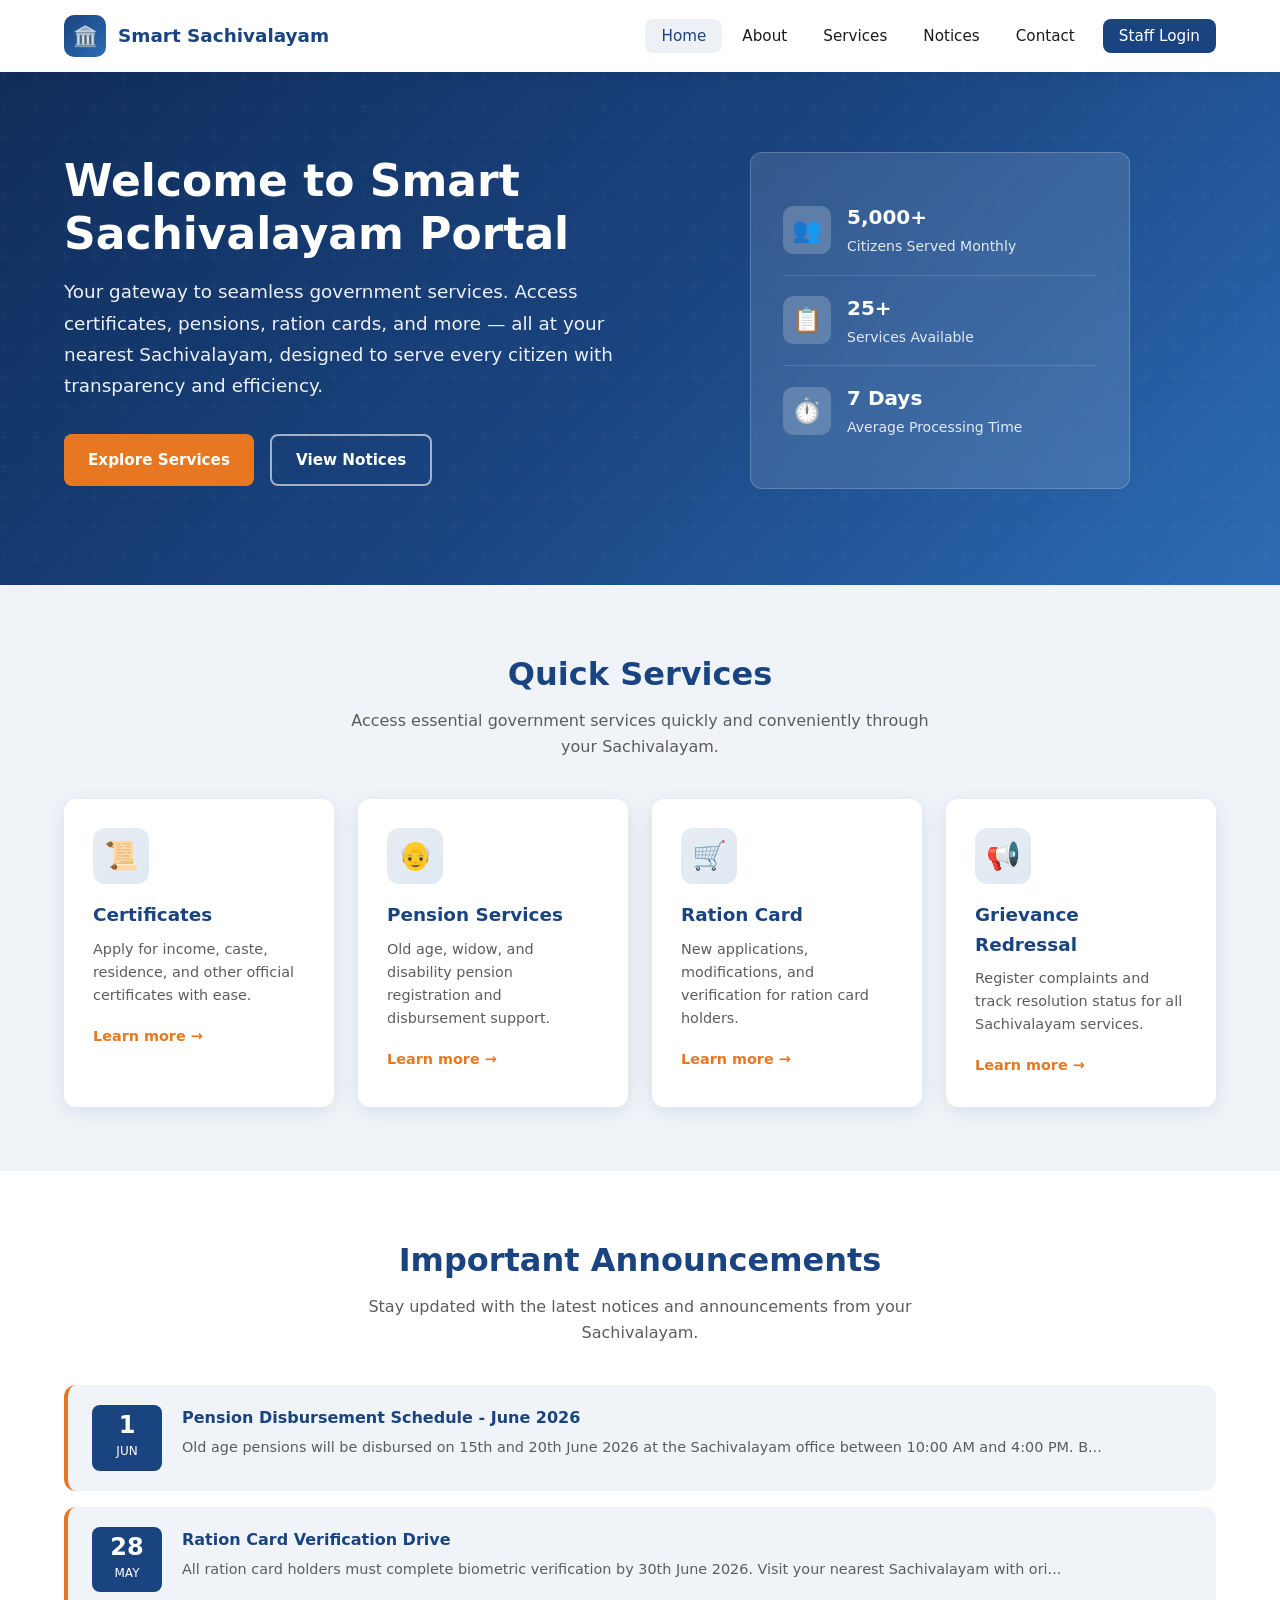
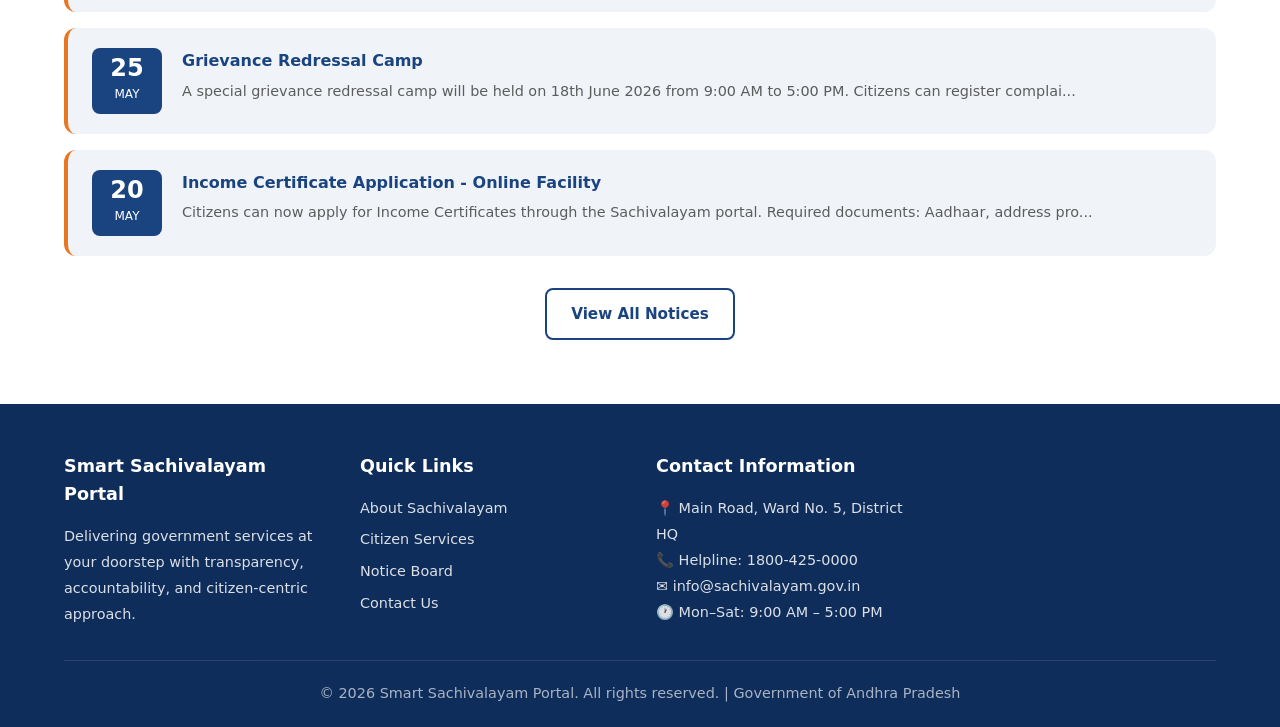
<file: index.html>
<!DOCTYPE html>
<html lang="en">
<head>
  <meta charset="UTF-8">
  <meta name="viewport" content="width=device-width, initial-scale=1.0">
  <meta name="description" content="Smart Sachivalayam Portal - Access citizen services, notices, and government schemes at your doorstep.">
  <title>Home | Smart Sachivalayam Portal</title>
  <link rel="stylesheet" href="style.css">
</head>
<body>
  <!-- Loading Animation -->
  <div class="loading-overlay" id="loadingOverlay">
    <div class="loader"></div>
    <p class="loader-text">Loading Smart Sachivalayam Portal...</p>
  </div>

  <!-- Header -->
  <header class="header">
    <nav class="nav-container">
      <a href="index.html" class="logo">
        <span class="logo-icon">🏛️</span>
        <span>Smart Sachivalayam</span>
      </a>
      <button class="menu-toggle" id="menuToggle" aria-label="Toggle menu">
        <span></span><span></span><span></span>
      </button>
      <ul class="nav-menu" id="navMenu">
        <li><a href="index.html" class="nav-link active">Home</a></li>
        <li><a href="about.html" class="nav-link">About</a></li>
        <li><a href="services.html" class="nav-link">Services</a></li>
        <li><a href="notices.html" class="nav-link">Notices</a></li>
        <li><a href="contact.html" class="nav-link">Contact</a></li>
        <li><a href="login.html" class="nav-link staff-link">Staff Login</a></li>
      </ul>
    </nav>
  </header>

  <main>
    <!-- Hero Section -->
    <section class="hero">
      <div class="hero-content">
        <div class="hero-text">
          <h1>Welcome to Smart Sachivalayam Portal</h1>
          <p>Your gateway to seamless government services. Access certificates, pensions, ration cards, and more — all at your nearest Sachivalayam, designed to serve every citizen with transparency and efficiency.</p>
          <div class="hero-buttons">
            <a href="services.html" class="btn btn-primary">Explore Services</a>
            <a href="notices.html" class="btn btn-secondary">View Notices</a>
          </div>
        </div>
        <div class="hero-visual">
          <div class="hero-card">
            <div class="hero-stat">
              <div class="hero-stat-icon">👥</div>
              <div>
                <strong>5,000+</strong>
                <span>Citizens Served Monthly</span>
              </div>
            </div>
            <div class="hero-stat">
              <div class="hero-stat-icon">📋</div>
              <div>
                <strong>25+</strong>
                <span>Services Available</span>
              </div>
            </div>
            <div class="hero-stat">
              <div class="hero-stat-icon">⏱️</div>
              <div>
                <strong>7 Days</strong>
                <span>Average Processing Time</span>
              </div>
            </div>
          </div>
        </div>
      </div>
    </section>

    <!-- Quick Services -->
    <section class="section" id="services">
      <div class="container">
        <h2 class="section-title">Quick Services</h2>
        <p class="section-subtitle">Access essential government services quickly and conveniently through your Sachivalayam.</p>
        <div class="services-grid">
          <article class="service-card">
            <div class="service-icon">📜</div>
            <h3>Certificates</h3>
            <p>Apply for income, caste, residence, and other official certificates with ease.</p>
            <a href="services.html#certificates" class="card-link">Learn more →</a>
          </article>
          <article class="service-card">
            <div class="service-icon">👴</div>
            <h3>Pension Services</h3>
            <p>Old age, widow, and disability pension registration and disbursement support.</p>
            <a href="services.html#pension" class="card-link">Learn more →</a>
          </article>
          <article class="service-card">
            <div class="service-icon">🛒</div>
            <h3>Ration Card</h3>
            <p>New applications, modifications, and verification for ration card holders.</p>
            <a href="services.html#ration" class="card-link">Learn more →</a>
          </article>
          <article class="service-card">
            <div class="service-icon">📢</div>
            <h3>Grievance Redressal</h3>
            <p>Register complaints and track resolution status for all Sachivalayam services.</p>
            <a href="services.html#grievance" class="card-link">Learn more →</a>
          </article>
        </div>
      </div>
    </section>

    <!-- Important Announcements -->
    <section class="section announcements-section" id="announcements">
      <div class="container">
        <h2 class="section-title">Important Announcements</h2>
        <p class="section-subtitle">Stay updated with the latest notices and announcements from your Sachivalayam.</p>
        <div class="announcement-list" id="homeAnnouncements">
          <!-- Populated by JavaScript -->
        </div>
        <div style="text-align: center; margin-top: 2rem;">
          <a href="notices.html" class="btn btn-outline">View All Notices</a>
        </div>
      </div>
    </section>
  </main>

  <!-- Footer -->
  <footer class="footer">
    <div class="container">
      <div class="footer-grid">
        <div>
          <h3>Smart Sachivalayam Portal</h3>
          <p>Delivering government services at your doorstep with transparency, accountability, and citizen-centric approach.</p>
        </div>
        <div>
          <h3>Quick Links</h3>
          <ul class="footer-links">
            <li><a href="about.html">About Sachivalayam</a></li>
            <li><a href="services.html">Citizen Services</a></li>
            <li><a href="notices.html">Notice Board</a></li>
            <li><a href="contact.html">Contact Us</a></li>
          </ul>
        </div>
        <div>
          <h3>Contact Information</h3>
          <ul class="footer-contact">
            <li>📍 Main Road, Ward No. 5, District HQ</li>
            <li>📞 Helpline: 1800-425-0000</li>
            <li>✉️ info@sachivalayam.gov.in</li>
            <li>🕐 Mon–Sat: 9:00 AM – 5:00 PM</li>
          </ul>
        </div>
      </div>
      <div class="footer-bottom">
        <p>&copy; 2026 Smart Sachivalayam Portal. All rights reserved. | Government of Andhra Pradesh</p>
      </div>
    </div>
  </footer>

  <button class="back-to-top" id="backToTop" aria-label="Back to top">↑</button>
  <script src="script.js"></script>
</body>
</html>
</file>
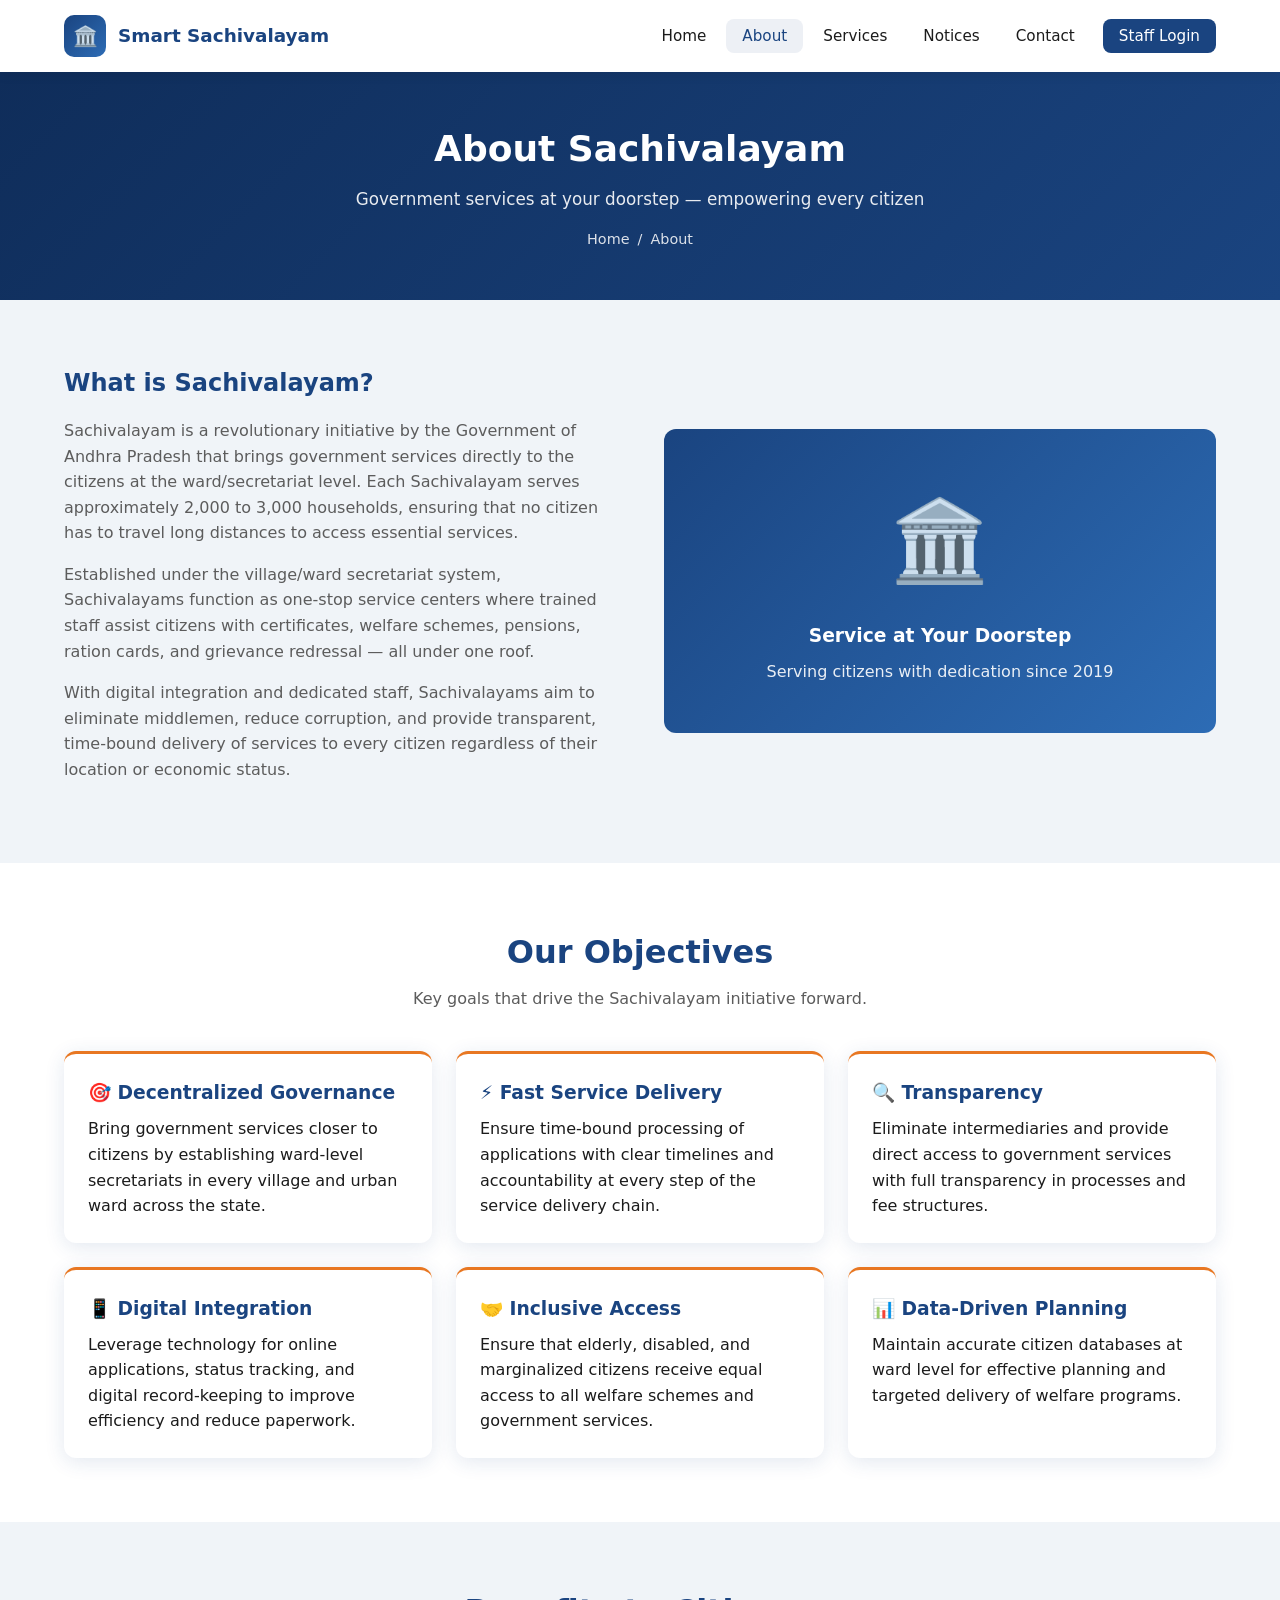
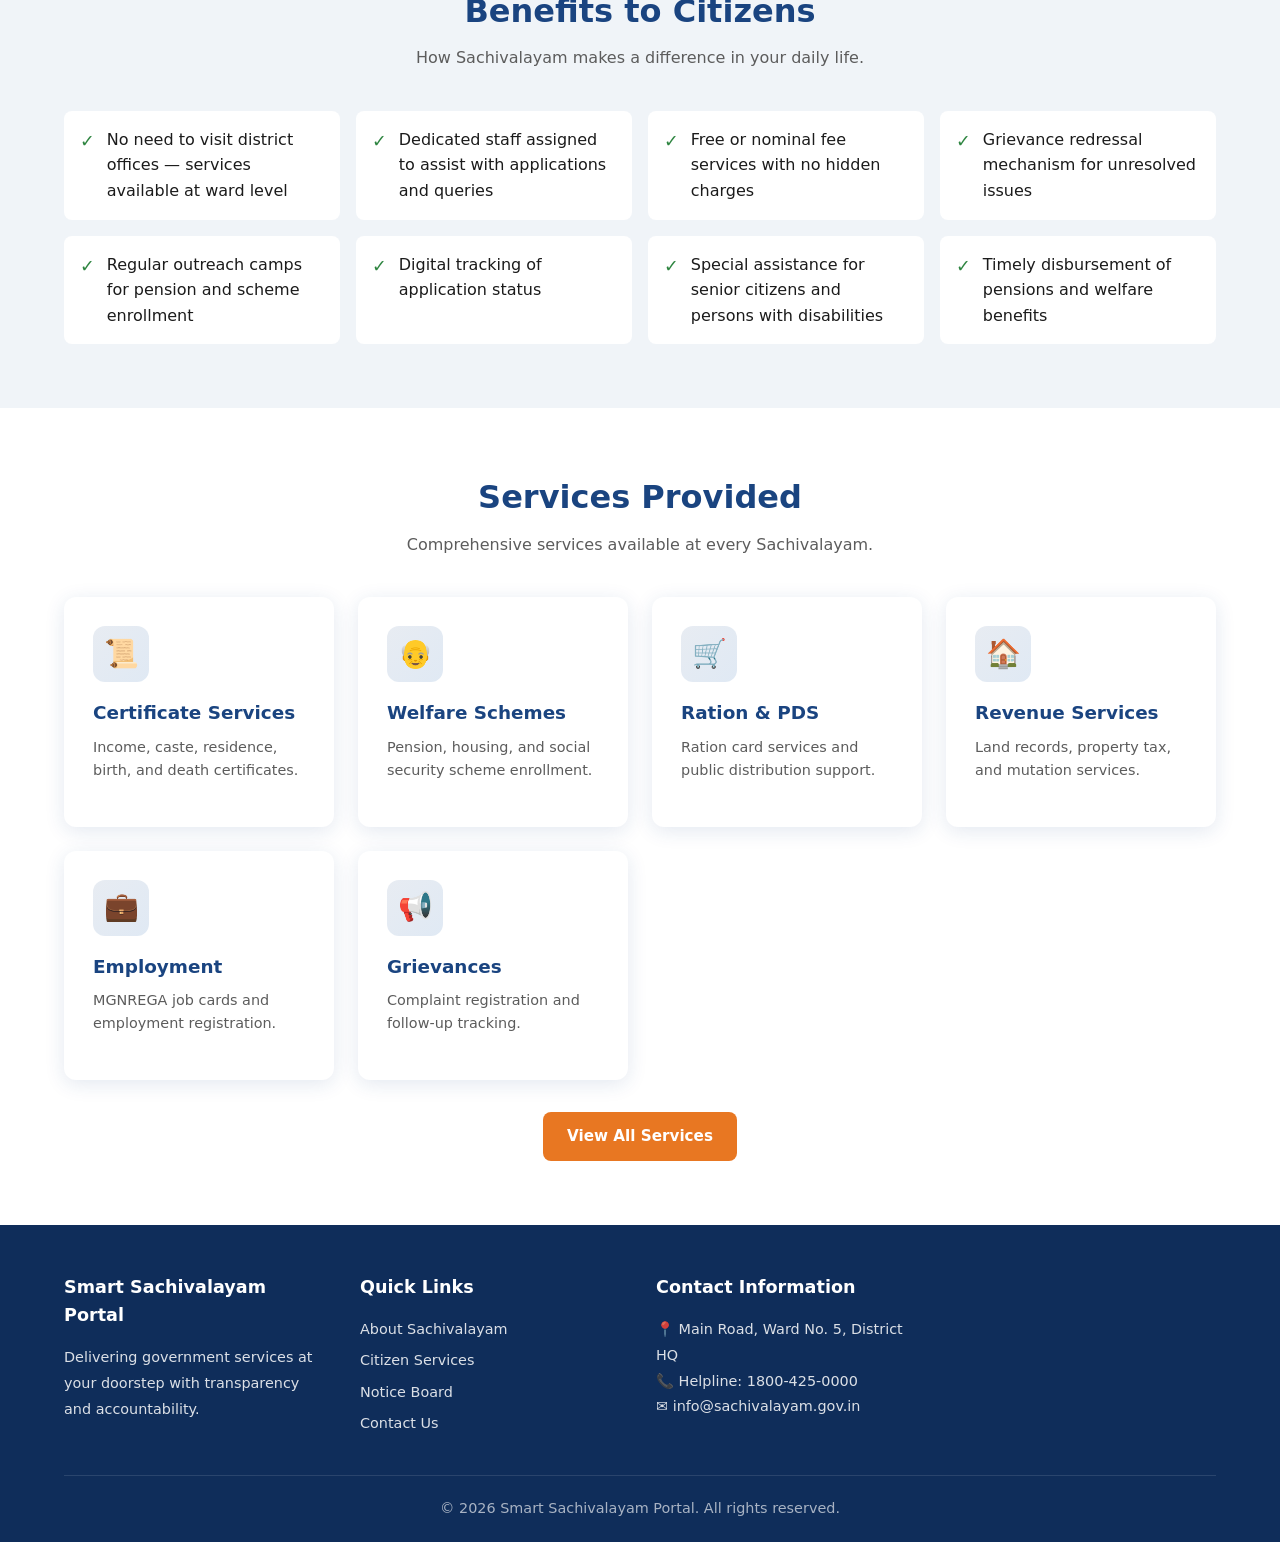
<file: about.html>
<!DOCTYPE html>
<html lang="en">
<head>
  <meta charset="UTF-8">
  <meta name="viewport" content="width=device-width, initial-scale=1.0">
  <meta name="description" content="Learn about Sachivalayam - objectives, benefits, and services provided to citizens.">
  <title>About | Smart Sachivalayam Portal</title>
  <link rel="stylesheet" href="style.css">
</head>
<body>
  <div class="loading-overlay" id="loadingOverlay">
    <div class="loader"></div>
    <p class="loader-text">Loading...</p>
  </div>

  <header class="header">
    <nav class="nav-container">
      <a href="index.html" class="logo">
        <span class="logo-icon">🏛️</span>
        <span>Smart Sachivalayam</span>
      </a>
      <button class="menu-toggle" id="menuToggle" aria-label="Toggle menu">
        <span></span><span></span><span></span>
      </button>
      <ul class="nav-menu" id="navMenu">
        <li><a href="index.html" class="nav-link">Home</a></li>
        <li><a href="about.html" class="nav-link active">About</a></li>
        <li><a href="services.html" class="nav-link">Services</a></li>
        <li><a href="notices.html" class="nav-link">Notices</a></li>
        <li><a href="contact.html" class="nav-link">Contact</a></li>
        <li><a href="login.html" class="nav-link staff-link">Staff Login</a></li>
      </ul>
    </nav>
  </header>

  <main>
    <section class="page-banner">
      <div class="container">
        <h1>About Sachivalayam</h1>
        <p>Government services at your doorstep — empowering every citizen</p>
        <nav class="breadcrumb">
          <a href="index.html">Home</a> / <span>About</span>
        </nav>
      </div>
    </section>

    <section class="section">
      <div class="container">
        <div class="about-grid">
          <div class="about-content">
            <h2>What is Sachivalayam?</h2>
            <p>Sachivalayam is a revolutionary initiative by the Government of Andhra Pradesh that brings government services directly to the citizens at the ward/secretariat level. Each Sachivalayam serves approximately 2,000 to 3,000 households, ensuring that no citizen has to travel long distances to access essential services.</p>
            <p>Established under the village/ward secretariat system, Sachivalayams function as one-stop service centers where trained staff assist citizens with certificates, welfare schemes, pensions, ration cards, and grievance redressal — all under one roof.</p>
            <p>With digital integration and dedicated staff, Sachivalayams aim to eliminate middlemen, reduce corruption, and provide transparent, time-bound delivery of services to every citizen regardless of their location or economic status.</p>
          </div>
          <div class="about-image">
            <div class="big-icon">🏛️</div>
            <h3>Service at Your Doorstep</h3>
            <p style="opacity: 0.9; margin-top: 0.5rem;">Serving citizens with dedication since 2019</p>
          </div>
        </div>
      </div>
    </section>

    <section class="section" style="background: var(--bg-white);">
      <div class="container">
        <h2 class="section-title">Our Objectives</h2>
        <p class="section-subtitle">Key goals that drive the Sachivalayam initiative forward.</p>
        <div class="objectives-grid">
          <article class="objective-card">
            <h3>🎯 Decentralized Governance</h3>
            <p>Bring government services closer to citizens by establishing ward-level secretariats in every village and urban ward across the state.</p>
          </article>
          <article class="objective-card">
            <h3>⚡ Fast Service Delivery</h3>
            <p>Ensure time-bound processing of applications with clear timelines and accountability at every step of the service delivery chain.</p>
          </article>
          <article class="objective-card">
            <h3>🔍 Transparency</h3>
            <p>Eliminate intermediaries and provide direct access to government services with full transparency in processes and fee structures.</p>
          </article>
          <article class="objective-card">
            <h3>📱 Digital Integration</h3>
            <p>Leverage technology for online applications, status tracking, and digital record-keeping to improve efficiency and reduce paperwork.</p>
          </article>
          <article class="objective-card">
            <h3>🤝 Inclusive Access</h3>
            <p>Ensure that elderly, disabled, and marginalized citizens receive equal access to all welfare schemes and government services.</p>
          </article>
          <article class="objective-card">
            <h3>📊 Data-Driven Planning</h3>
            <p>Maintain accurate citizen databases at ward level for effective planning and targeted delivery of welfare programs.</p>
          </article>
        </div>
      </div>
    </section>

    <section class="section">
      <div class="container">
        <h2 class="section-title">Benefits to Citizens</h2>
        <p class="section-subtitle">How Sachivalayam makes a difference in your daily life.</p>
        <div class="benefits-list">
          <div class="benefit-item"><span class="check">✓</span><span>No need to visit district offices — services available at ward level</span></div>
          <div class="benefit-item"><span class="check">✓</span><span>Dedicated staff assigned to assist with applications and queries</span></div>
          <div class="benefit-item"><span class="check">✓</span><span>Free or nominal fee services with no hidden charges</span></div>
          <div class="benefit-item"><span class="check">✓</span><span>Grievance redressal mechanism for unresolved issues</span></div>
          <div class="benefit-item"><span class="check">✓</span><span>Regular outreach camps for pension and scheme enrollment</span></div>
          <div class="benefit-item"><span class="check">✓</span><span>Digital tracking of application status</span></div>
          <div class="benefit-item"><span class="check">✓</span><span>Special assistance for senior citizens and persons with disabilities</span></div>
          <div class="benefit-item"><span class="check">✓</span><span>Timely disbursement of pensions and welfare benefits</span></div>
        </div>
      </div>
    </section>

    <section class="section" style="background: var(--bg-white);">
      <div class="container">
        <h2 class="section-title">Services Provided</h2>
        <p class="section-subtitle">Comprehensive services available at every Sachivalayam.</p>
        <div class="services-grid">
          <article class="service-card">
            <div class="service-icon">📜</div>
            <h3>Certificate Services</h3>
            <p>Income, caste, residence, birth, and death certificates.</p>
          </article>
          <article class="service-card">
            <div class="service-icon">👴</div>
            <h3>Welfare Schemes</h3>
            <p>Pension, housing, and social security scheme enrollment.</p>
          </article>
          <article class="service-card">
            <div class="service-icon">🛒</div>
            <h3>Ration & PDS</h3>
            <p>Ration card services and public distribution support.</p>
          </article>
          <article class="service-card">
            <div class="service-icon">🏠</div>
            <h3>Revenue Services</h3>
            <p>Land records, property tax, and mutation services.</p>
          </article>
          <article class="service-card">
            <div class="service-icon">💼</div>
            <h3>Employment</h3>
            <p>MGNREGA job cards and employment registration.</p>
          </article>
          <article class="service-card">
            <div class="service-icon">📢</div>
            <h3>Grievances</h3>
            <p>Complaint registration and follow-up tracking.</p>
          </article>
        </div>
        <div style="text-align: center; margin-top: 2rem;">
          <a href="services.html" class="btn btn-primary">View All Services</a>
        </div>
      </div>
    </section>
  </main>

  <footer class="footer">
    <div class="container">
      <div class="footer-grid">
        <div>
          <h3>Smart Sachivalayam Portal</h3>
          <p>Delivering government services at your doorstep with transparency and accountability.</p>
        </div>
        <div>
          <h3>Quick Links</h3>
          <ul class="footer-links">
            <li><a href="about.html">About Sachivalayam</a></li>
            <li><a href="services.html">Citizen Services</a></li>
            <li><a href="notices.html">Notice Board</a></li>
            <li><a href="contact.html">Contact Us</a></li>
          </ul>
        </div>
        <div>
          <h3>Contact Information</h3>
          <ul class="footer-contact">
            <li>📍 Main Road, Ward No. 5, District HQ</li>
            <li>📞 Helpline: 1800-425-0000</li>
            <li>✉️ info@sachivalayam.gov.in</li>
          </ul>
        </div>
      </div>
      <div class="footer-bottom">
        <p>&copy; 2026 Smart Sachivalayam Portal. All rights reserved.</p>
      </div>
    </div>
  </footer>

  <button class="back-to-top" id="backToTop" aria-label="Back to top">↑</button>
  <script src="script.js"></script>
</body>
</html>
</file>
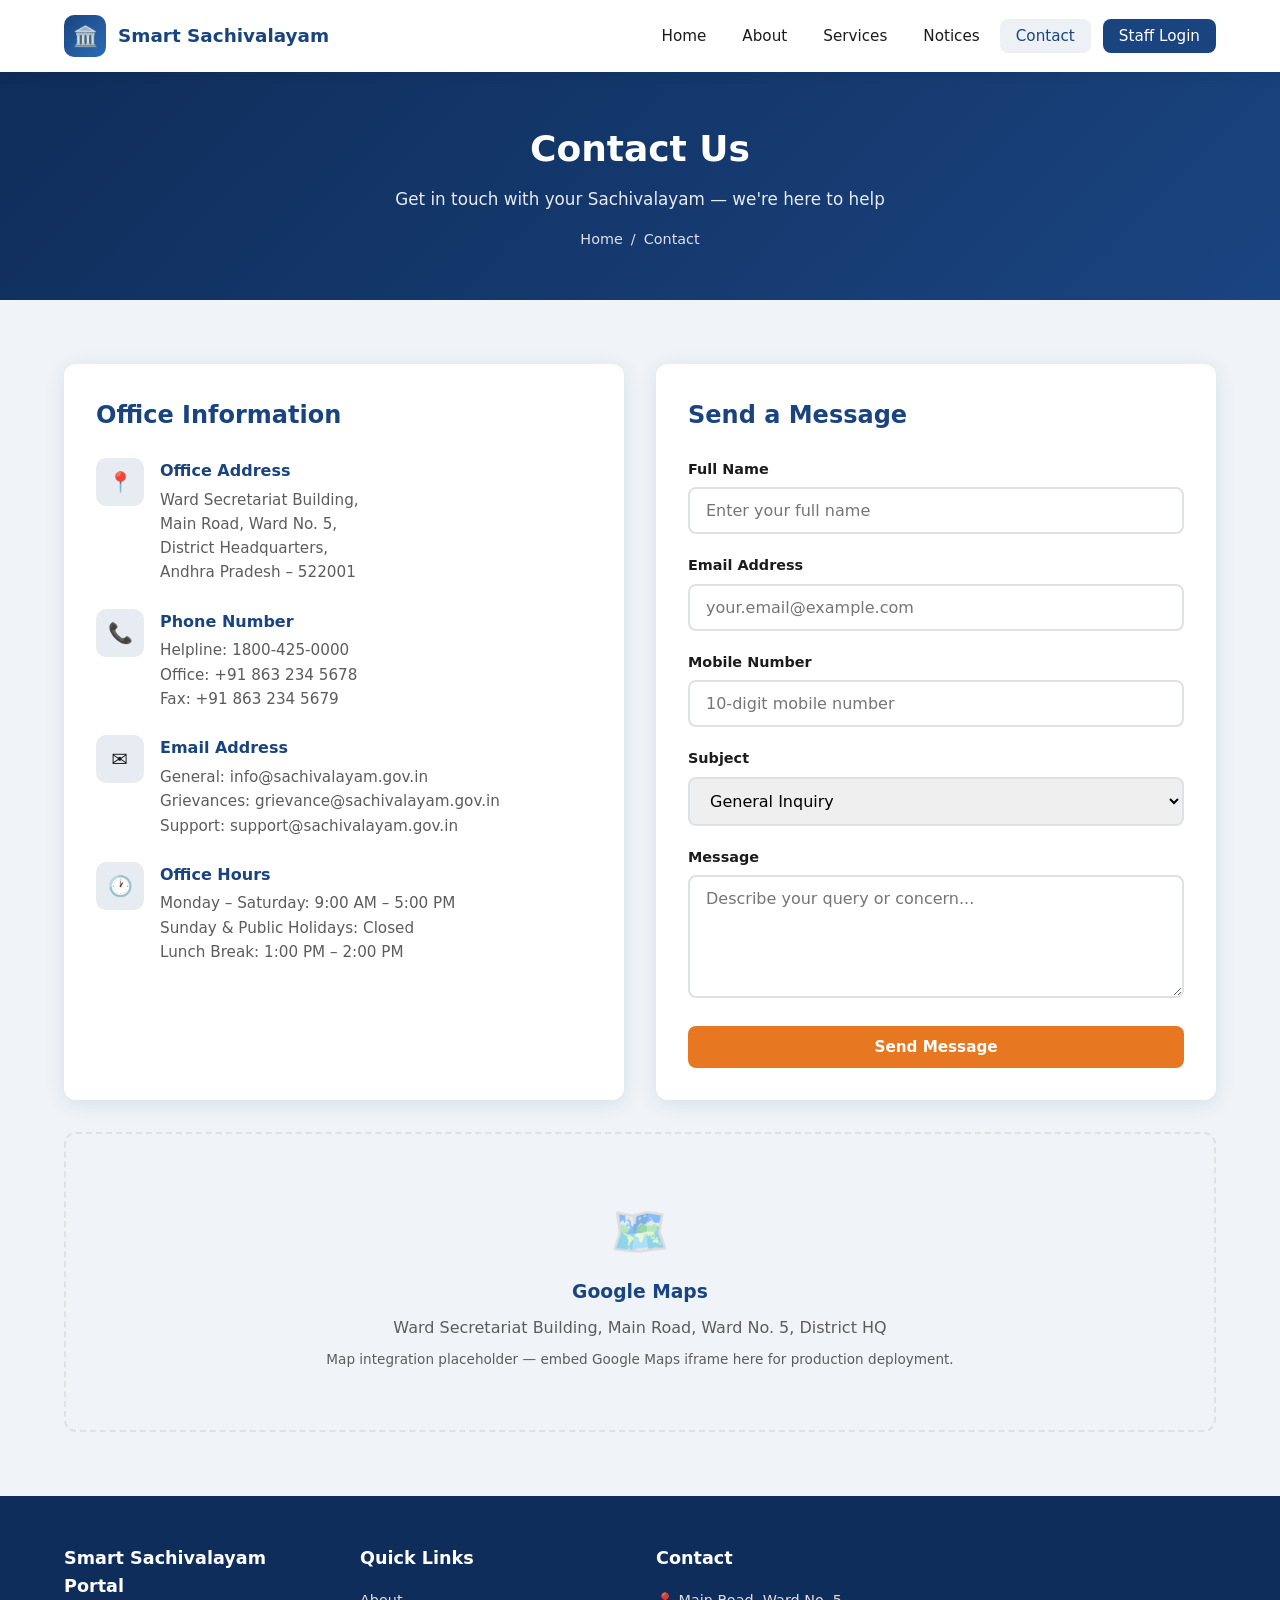
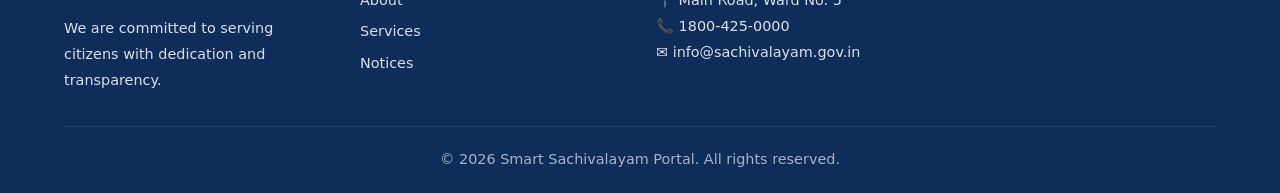
<file: contact.html>
<!DOCTYPE html>
<html lang="en">
<head>
  <meta charset="UTF-8">
  <meta name="viewport" content="width=device-width, initial-scale=1.0">
  <meta name="description" content="Contact Smart Sachivalayam - office address, phone, email, and contact form.">
  <title>Contact | Smart Sachivalayam Portal</title>
  <link rel="stylesheet" href="style.css">
</head>
<body>
  <div class="loading-overlay" id="loadingOverlay">
    <div class="loader"></div>
    <p class="loader-text">Loading...</p>
  </div>

  <header class="header">
    <nav class="nav-container">
      <a href="index.html" class="logo">
        <span class="logo-icon">🏛️</span>
        <span>Smart Sachivalayam</span>
      </a>
      <button class="menu-toggle" id="menuToggle" aria-label="Toggle menu">
        <span></span><span></span><span></span>
      </button>
      <ul class="nav-menu" id="navMenu">
        <li><a href="index.html" class="nav-link">Home</a></li>
        <li><a href="about.html" class="nav-link">About</a></li>
        <li><a href="services.html" class="nav-link">Services</a></li>
        <li><a href="notices.html" class="nav-link">Notices</a></li>
        <li><a href="contact.html" class="nav-link active">Contact</a></li>
        <li><a href="login.html" class="nav-link staff-link">Staff Login</a></li>
      </ul>
    </nav>
  </header>

  <main>
    <section class="page-banner">
      <div class="container">
        <h1>Contact Us</h1>
        <p>Get in touch with your Sachivalayam — we're here to help</p>
        <nav class="breadcrumb">
          <a href="index.html">Home</a> / <span>Contact</span>
        </nav>
      </div>
    </section>

    <section class="section">
      <div class="container">
        <div class="contact-grid">
          <!-- Contact Information -->
          <div class="contact-info-card">
            <h2 style="color: var(--primary); margin-bottom: 1.5rem;">Office Information</h2>

            <div class="contact-info-item">
              <div class="icon">📍</div>
              <div>
                <h4>Office Address</h4>
                <p>Ward Secretariat Building,<br>Main Road, Ward No. 5,<br>District Headquarters,<br>Andhra Pradesh – 522001</p>
              </div>
            </div>

            <div class="contact-info-item">
              <div class="icon">📞</div>
              <div>
                <h4>Phone Number</h4>
                <p>Helpline: 1800-425-0000<br>Office: +91 863 234 5678<br>Fax: +91 863 234 5679</p>
              </div>
            </div>

            <div class="contact-info-item">
              <div class="icon">✉️</div>
              <div>
                <h4>Email Address</h4>
                <p>General: info@sachivalayam.gov.in<br>Grievances: grievance@sachivalayam.gov.in<br>Support: support@sachivalayam.gov.in</p>
              </div>
            </div>

            <div class="contact-info-item">
              <div class="icon">🕐</div>
              <div>
                <h4>Office Hours</h4>
                <p>Monday – Saturday: 9:00 AM – 5:00 PM<br>Sunday & Public Holidays: Closed<br>Lunch Break: 1:00 PM – 2:00 PM</p>
              </div>
            </div>
          </div>

          <!-- Contact Form -->
          <div class="contact-form-card">
            <h2 style="color: var(--primary); margin-bottom: 1.5rem;">Send a Message</h2>
            <div class="success-message" id="contactSuccess"></div>

            <form id="contactForm" novalidate>
              <div class="form-group">
                <label for="contactName">Full Name</label>
                <input type="text" id="contactName" placeholder="Enter your full name" required>
                <span class="error-message"></span>
              </div>

              <div class="form-group">
                <label for="contactEmail">Email Address</label>
                <input type="email" id="contactEmail" placeholder="your.email@example.com" required>
                <span class="error-message"></span>
              </div>

              <div class="form-group">
                <label for="contactPhone">Mobile Number</label>
                <input type="tel" id="contactPhone" placeholder="10-digit mobile number" maxlength="10" required>
                <span class="error-message"></span>
              </div>

              <div class="form-group">
                <label for="contactSubject">Subject</label>
                <select id="contactSubject">
                  <option value="general">General Inquiry</option>
                  <option value="certificate">Certificate Related</option>
                  <option value="pension">Pension Related</option>
                  <option value="grievance">Grievance</option>
                  <option value="other">Other</option>
                </select>
              </div>

              <div class="form-group">
                <label for="contactMessage">Message</label>
                <textarea id="contactMessage" rows="5" placeholder="Describe your query or concern..." required></textarea>
                <span class="error-message"></span>
              </div>

              <button type="submit" class="btn btn-primary" style="width: 100%;">Send Message</button>
            </form>
          </div>
        </div>

        <!-- Google Maps Placeholder -->
        <div class="map-placeholder">
          <div class="map-icon">🗺️</div>
          <h3 style="color: var(--primary); margin-bottom: 0.5rem;">Google Maps</h3>
          <p>Ward Secretariat Building, Main Road, Ward No. 5, District HQ</p>
          <p style="font-size: 0.85rem; margin-top: 0.5rem;">Map integration placeholder — embed Google Maps iframe here for production deployment.</p>
        </div>
      </div>
    </section>
  </main>

  <footer class="footer">
    <div class="container">
      <div class="footer-grid">
        <div>
          <h3>Smart Sachivalayam Portal</h3>
          <p>We are committed to serving citizens with dedication and transparency.</p>
        </div>
        <div>
          <h3>Quick Links</h3>
          <ul class="footer-links">
            <li><a href="about.html">About</a></li>
            <li><a href="services.html">Services</a></li>
            <li><a href="notices.html">Notices</a></li>
          </ul>
        </div>
        <div>
          <h3>Contact</h3>
          <ul class="footer-contact">
            <li>📍 Main Road, Ward No. 5</li>
            <li>📞 1800-425-0000</li>
            <li>✉️ info@sachivalayam.gov.in</li>
          </ul>
        </div>
      </div>
      <div class="footer-bottom">
        <p>&copy; 2026 Smart Sachivalayam Portal. All rights reserved.</p>
      </div>
    </div>
  </footer>

  <button class="back-to-top" id="backToTop" aria-label="Back to top">↑</button>
  <script src="script.js"></script>
</body>
</html>
</file>
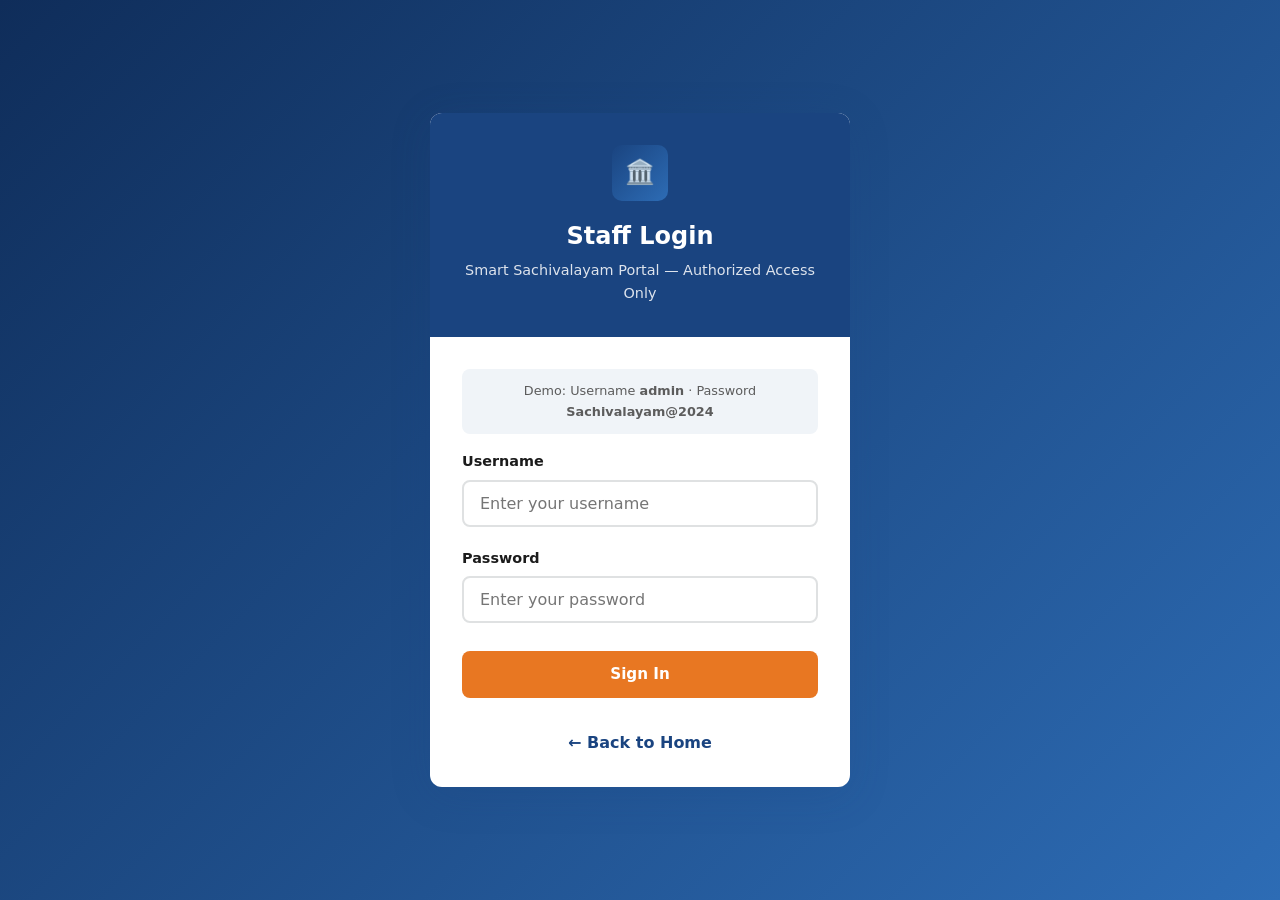
<file: dashboard.html>
<!DOCTYPE html>
<html lang="en">
<head>
  <meta charset="UTF-8">
  <meta name="viewport" content="width=device-width, initial-scale=1.0">
  <meta name="description" content="Staff dashboard for managing notices and announcements.">
  <title>Staff Dashboard | Smart Sachivalayam Portal</title>
  <link rel="stylesheet" href="style.css">
</head>
<body>
  <header class="header">
    <nav class="nav-container">
      <a href="index.html" class="logo">
        <span class="logo-icon">🏛️</span>
        <span>Smart Sachivalayam</span>
      </a>
      <button class="menu-toggle" id="menuToggle" aria-label="Toggle menu">
        <span></span><span></span><span></span>
      </button>
      <ul class="nav-menu" id="navMenu">
        <li><a href="index.html" class="nav-link">Home</a></li>
        <li><a href="notices.html" class="nav-link">View Public Notices</a></li>
        <li><a href="dashboard.html" class="nav-link staff-link active">Dashboard</a></li>
      </ul>
    </nav>
  </header>

  <main>
    <div class="dashboard-layout">
      <!-- Sidebar -->
      <aside class="dashboard-sidebar">
        <div class="sidebar-header">
          <h2>Staff Dashboard</h2>
          <p>Logged in as <span id="staffUsername">admin</span></p>
        </div>
        <nav class="sidebar-nav">
          <a href="#" class="active" data-section="overview">📊 Overview</a>
          <a href="#" data-section="add-notice">➕ Add Notice</a>
          <a href="#" data-section="manage-notices">📋 Manage Notices</a>
          <a href="#" data-section="announcements">📢 Announcements</a>
          <button class="logout-btn" id="logoutBtn">🚪 Logout</button>
        </nav>
      </aside>

      <!-- Main Content -->
      <div class="dashboard-main">
        <!-- Mobile Navigation -->
        <div class="mobile-dash-nav">
          <button class="active" data-section="overview">Overview</button>
          <button data-section="add-notice">Add Notice</button>
          <button data-section="manage-notices">Manage</button>
          <button data-section="announcements">Announcements</button>
        </div>

        <!-- Overview Section -->
        <section class="dashboard-section active" id="overview">
          <div class="dashboard-header">
            <h1>Dashboard Overview</h1>
            <a href="notices.html" class="btn btn-outline btn-sm" target="_blank">View Public Page</a>
          </div>
          <div class="stats-grid">
            <div class="stat-card">
              <div class="stat-value" id="statTotal">0</div>
              <div class="stat-label">Total Notices</div>
            </div>
            <div class="stat-card">
              <div class="stat-value" id="statNotices">0</div>
              <div class="stat-label">Notices</div>
            </div>
            <div class="stat-card">
              <div class="stat-value" id="statAnnouncements">0</div>
              <div class="stat-label">Announcements</div>
            </div>
          </div>
          <div class="dashboard-panel">
            <h2>Quick Actions</h2>
            <div style="display: flex; gap: 1rem; flex-wrap: wrap;">
              <button class="btn btn-primary" onclick="document.querySelector('[data-section=add-notice]').click()">Add New Notice</button>
              <button class="btn btn-outline" onclick="document.querySelector('[data-section=manage-notices]').click()">View All Notices</button>
            </div>
          </div>
        </section>

        <!-- Add Notice Section -->
        <section class="dashboard-section" id="add-notice">
          <div class="dashboard-header">
            <h1>Add New Notice</h1>
          </div>
          <div class="dashboard-panel">
            <form id="addNoticeForm" class="notice-form-grid" novalidate>
              <div class="form-group">
                <label for="noticeTitle">Notice Title</label>
                <input type="text" id="noticeTitle" placeholder="Enter notice title" required>
                <span class="error-message" id="titleError"></span>
              </div>
              <div class="form-group">
                <label for="noticeDescription">Description</label>
                <textarea id="noticeDescription" rows="4" placeholder="Enter detailed description" required></textarea>
                <span class="error-message" id="descError"></span>
              </div>
              <div class="form-group">
                <label for="noticeDate">Date</label>
                <input type="date" id="noticeDate" required>
                <span class="error-message" id="dateError"></span>
              </div>
              <div class="form-group">
                <label for="noticeType">Type</label>
                <select id="noticeType" required>
                  <option value="">Select type</option>
                  <option value="notice">Notice</option>
                  <option value="announcement">Announcement</option>
                </select>
                <span class="error-message" id="typeError"></span>
              </div>
              <button type="submit" class="btn btn-primary" style="width: fit-content;">Publish Notice</button>
            </form>
          </div>
        </section>

        <!-- Manage Notices Section -->
        <section class="dashboard-section" id="manage-notices">
          <div class="dashboard-header">
            <h1>Manage Notices</h1>
          </div>
          <div class="dashboard-panel">
            <div style="overflow-x: auto;">
              <table class="notice-table">
                <thead>
                  <tr>
                    <th>Date</th>
                    <th>Title</th>
                    <th>Type</th>
                    <th>Description</th>
                    <th>Actions</th>
                  </tr>
                </thead>
                <tbody id="noticeTableBody">
                  <!-- Populated by JavaScript -->
                </tbody>
              </table>
            </div>
          </div>
        </section>

        <!-- Announcements Section -->
        <section class="dashboard-section" id="announcements">
          <div class="dashboard-header">
            <h1>Manage Announcements</h1>
          </div>
          <div class="dashboard-panel">
            <p style="color: var(--text-muted); margin-bottom: 1rem;">Announcements are notices with type "announcement". Use the Add Notice form and select "Announcement" as the type, or edit existing notices below.</p>
            <div style="overflow-x: auto;">
              <table class="notice-table">
                <thead>
                  <tr>
                    <th>Date</th>
                    <th>Title</th>
                    <th>Description</th>
                    <th>Actions</th>
                  </tr>
                </thead>
                <tbody id="announcementTableBody">
                  <!-- Same data, filtered view -->
                </tbody>
              </table>
            </div>
          </div>
        </section>
      </div>
    </div>
  </main>

  <!-- Edit Modal -->
  <div class="modal-overlay" id="editModal">
    <div class="modal">
      <div class="modal-header">
        <h3>Edit Notice</h3>
        <button class="modal-close" id="closeEditModal" aria-label="Close">&times;</button>
      </div>
      <form id="editNoticeForm">
        <div class="modal-body">
          <div class="form-group">
            <label for="editTitle">Title</label>
            <input type="text" id="editTitle" required>
          </div>
          <div class="form-group">
            <label for="editDescription">Description</label>
            <textarea id="editDescription" rows="4" required></textarea>
          </div>
          <div class="form-group">
            <label for="editDate">Date</label>
            <input type="date" id="editDate" required>
          </div>
          <div class="form-group">
            <label for="editType">Type</label>
            <select id="editType" required>
              <option value="notice">Notice</option>
              <option value="announcement">Announcement</option>
            </select>
          </div>
        </div>
        <div class="modal-footer">
          <button type="button" class="btn btn-outline" id="cancelEdit">Cancel</button>
          <button type="submit" class="btn btn-primary">Save Changes</button>
        </div>
      </form>
    </div>
  </div>

  <script src="script.js"></script>
  <script src="login.js"></script>
  <script src="dashboard.js"></script>
</body>
</html>
</file>
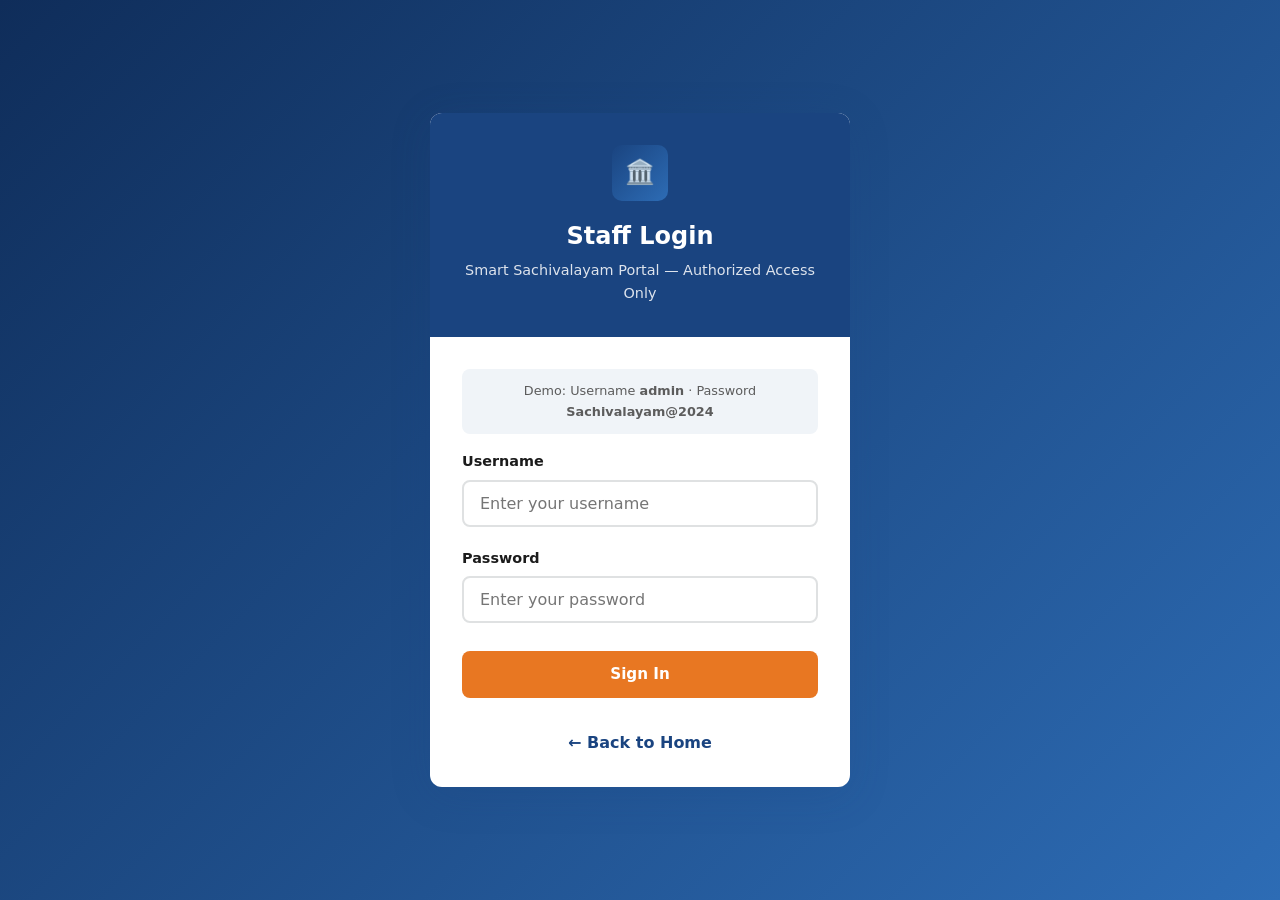
<file: login.html>
<!DOCTYPE html>
<html lang="en">
<head>
  <meta charset="UTF-8">
  <meta name="viewport" content="width=device-width, initial-scale=1.0">
  <meta name="description" content="Staff login for Smart Sachivalayam Portal dashboard.">
  <title>Staff Login | Smart Sachivalayam Portal</title>
  <link rel="stylesheet" href="style.css">
</head>
<body>
  <div class="login-page">
    <div class="login-container">
      <div class="login-header">
        <div class="logo-icon">🏛️</div>
        <h1>Staff Login</h1>
        <p>Smart Sachivalayam Portal — Authorized Access Only</p>
      </div>

      <form class="login-form" id="loginForm" novalidate>
        <div class="demo-credentials">
          Demo: Username <strong>admin</strong> · Password <strong>Sachivalayam@2024</strong>
        </div>

        <div id="loginError" class="error-message" style="text-align:center; margin-bottom:1rem;"></div>

        <div class="form-group">
          <label for="username">Username</label>
          <input type="text" id="username" name="username" placeholder="Enter your username" autocomplete="username">
          <span class="error-message" id="usernameError"></span>
        </div>

        <div class="form-group">
          <label for="password">Password</label>
          <input type="password" id="password" name="password" placeholder="Enter your password" autocomplete="current-password">
          <span class="error-message" id="passwordError"></span>
        </div>

        <button type="submit" class="btn btn-primary">Sign In</button>
      </form>

      <div class="login-footer">
        <a href="index.html">← Back to Home</a>
      </div>
    </div>
  </div>

  <script src="login.js"></script>
</body>
</html>
</file>
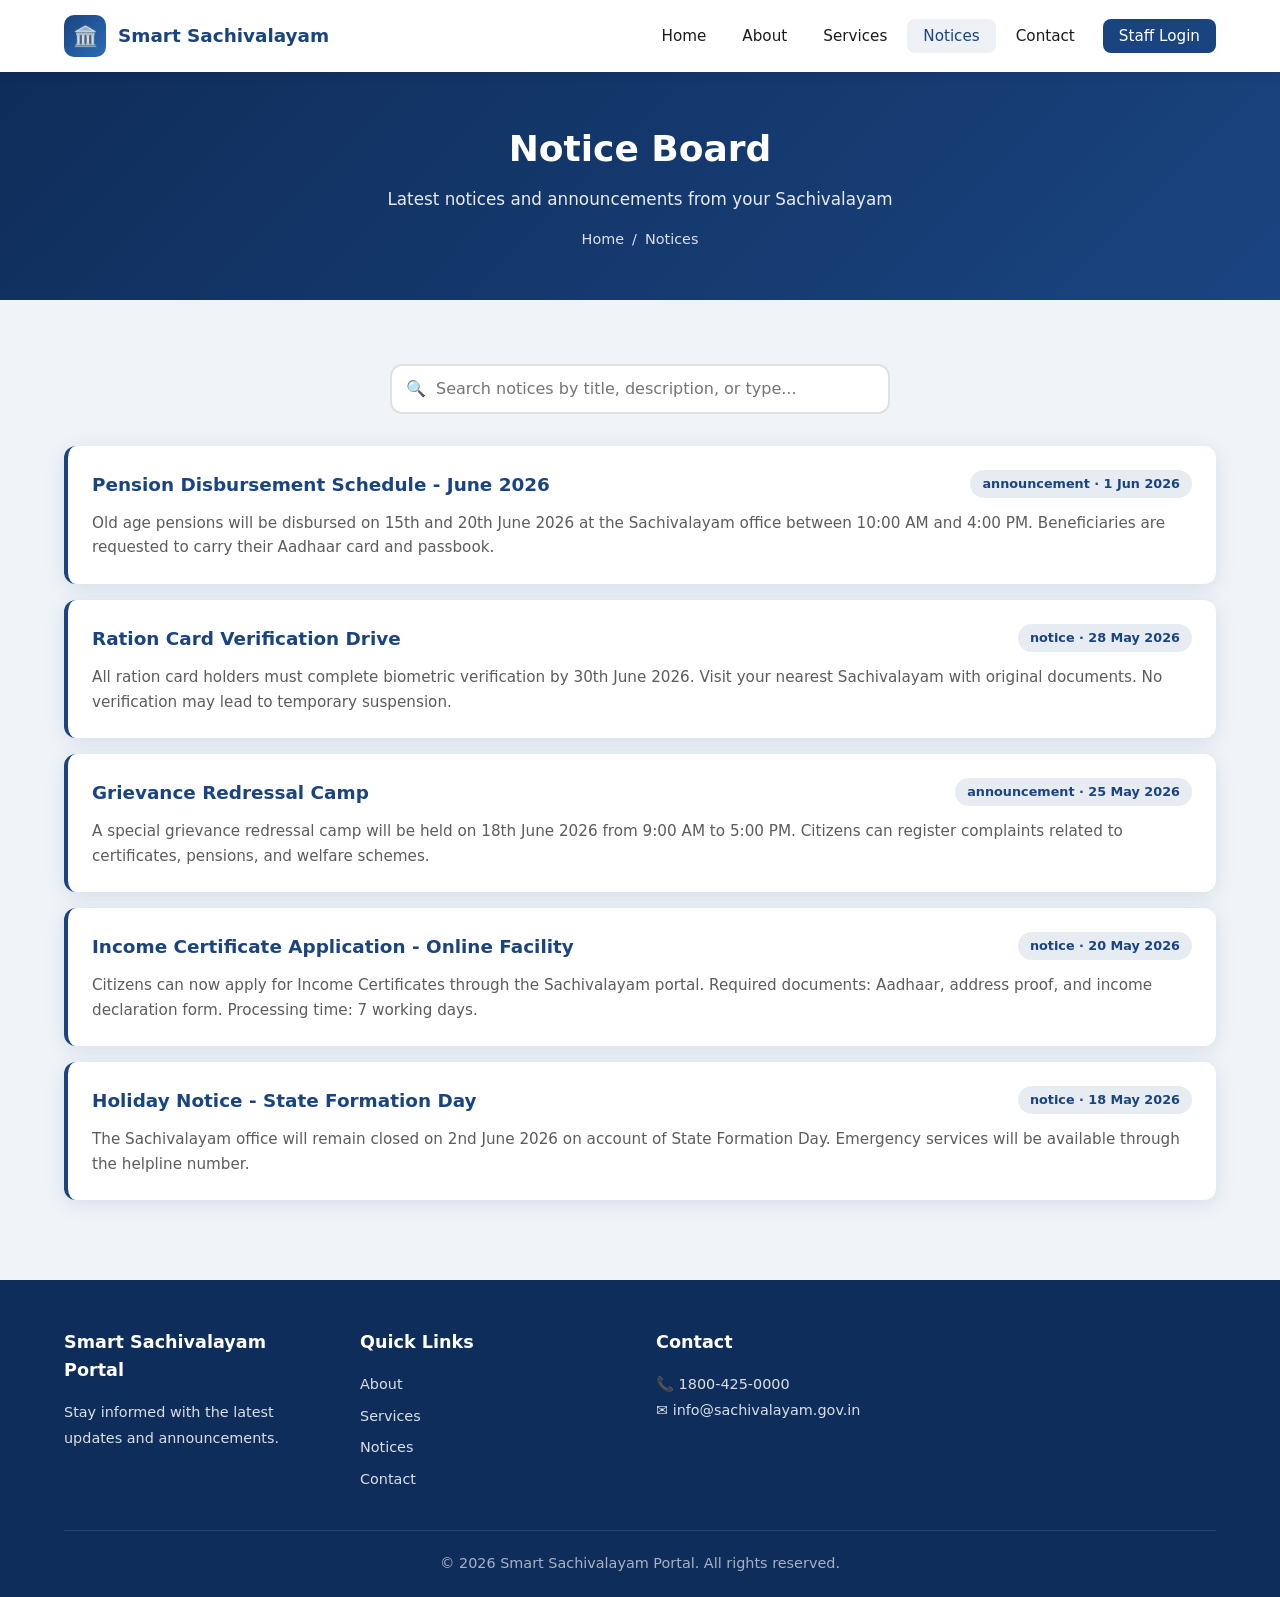
<file: notices.html>
<!DOCTYPE html>
<html lang="en">
<head>
  <meta charset="UTF-8">
  <meta name="viewport" content="width=device-width, initial-scale=1.0">
  <meta name="description" content="Latest notices and announcements from Smart Sachivalayam Portal.">
  <title>Notice Board | Smart Sachivalayam Portal</title>
  <link rel="stylesheet" href="style.css">
</head>
<body>
  <div class="loading-overlay" id="loadingOverlay">
    <div class="loader"></div>
    <p class="loader-text">Loading...</p>
  </div>

  <header class="header">
    <nav class="nav-container">
      <a href="index.html" class="logo">
        <span class="logo-icon">🏛️</span>
        <span>Smart Sachivalayam</span>
      </a>
      <button class="menu-toggle" id="menuToggle" aria-label="Toggle menu">
        <span></span><span></span><span></span>
      </button>
      <ul class="nav-menu" id="navMenu">
        <li><a href="index.html" class="nav-link">Home</a></li>
        <li><a href="about.html" class="nav-link">About</a></li>
        <li><a href="services.html" class="nav-link">Services</a></li>
        <li><a href="notices.html" class="nav-link active">Notices</a></li>
        <li><a href="contact.html" class="nav-link">Contact</a></li>
        <li><a href="login.html" class="nav-link staff-link">Staff Login</a></li>
      </ul>
    </nav>
  </header>

  <main>
    <section class="page-banner">
      <div class="container">
        <h1>Notice Board</h1>
        <p>Latest notices and announcements from your Sachivalayam</p>
        <nav class="breadcrumb">
          <a href="index.html">Home</a> / <span>Notices</span>
        </nav>
      </div>
    </section>

    <section class="section">
      <div class="container">
        <!-- Search -->
        <div class="notice-search">
          <span class="search-icon">🔍</span>
          <input type="text" id="noticeSearch" placeholder="Search notices by title, description, or type..." aria-label="Search notices">
        </div>

        <!-- Notice List -->
        <div id="noticeList">
          <!-- Populated by JavaScript -->
        </div>
      </div>
    </section>
  </main>

  <footer class="footer">
    <div class="container">
      <div class="footer-grid">
        <div>
          <h3>Smart Sachivalayam Portal</h3>
          <p>Stay informed with the latest updates and announcements.</p>
        </div>
        <div>
          <h3>Quick Links</h3>
          <ul class="footer-links">
            <li><a href="about.html">About</a></li>
            <li><a href="services.html">Services</a></li>
            <li><a href="notices.html">Notices</a></li>
            <li><a href="contact.html">Contact</a></li>
          </ul>
        </div>
        <div>
          <h3>Contact</h3>
          <ul class="footer-contact">
            <li>📞 1800-425-0000</li>
            <li>✉️ info@sachivalayam.gov.in</li>
          </ul>
        </div>
      </div>
      <div class="footer-bottom">
        <p>&copy; 2026 Smart Sachivalayam Portal. All rights reserved.</p>
      </div>
    </div>
  </footer>

  <button class="back-to-top" id="backToTop" aria-label="Back to top">↑</button>
  <script src="script.js"></script>
</body>
</html>
</file>
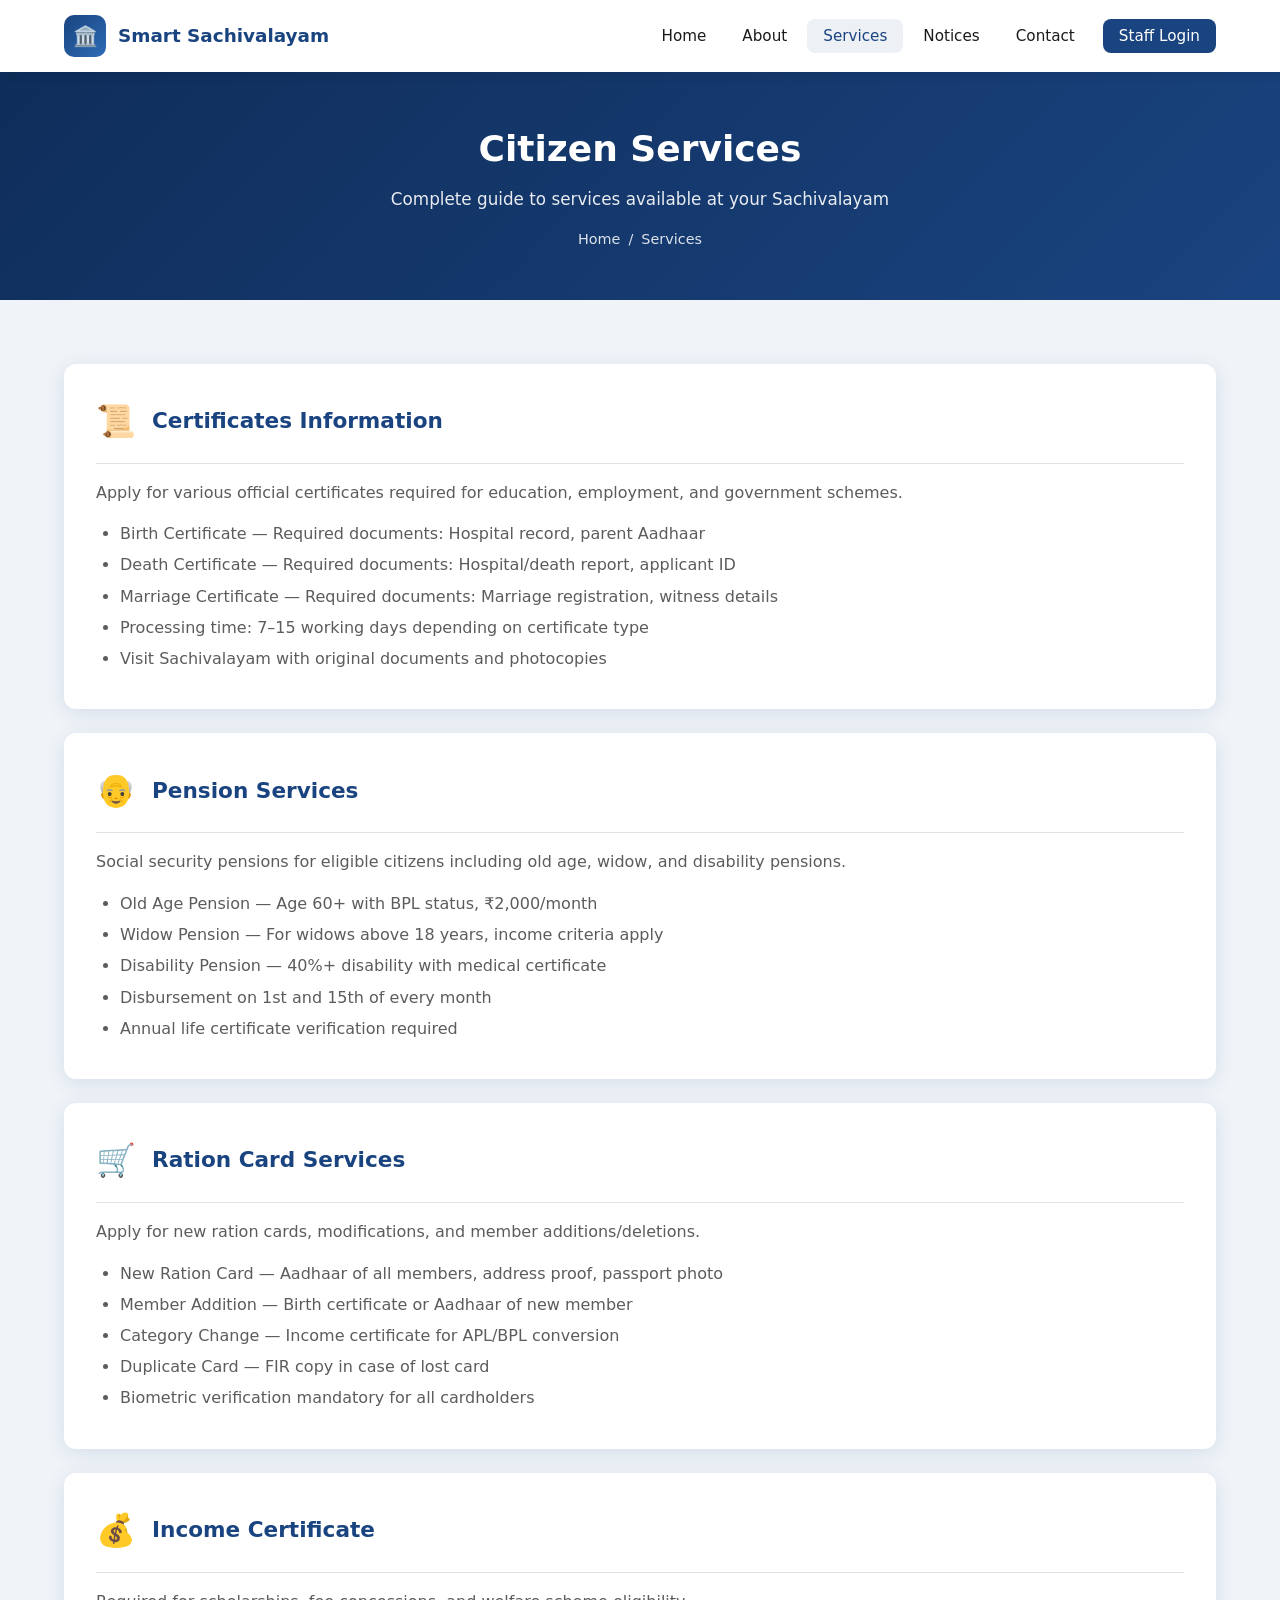
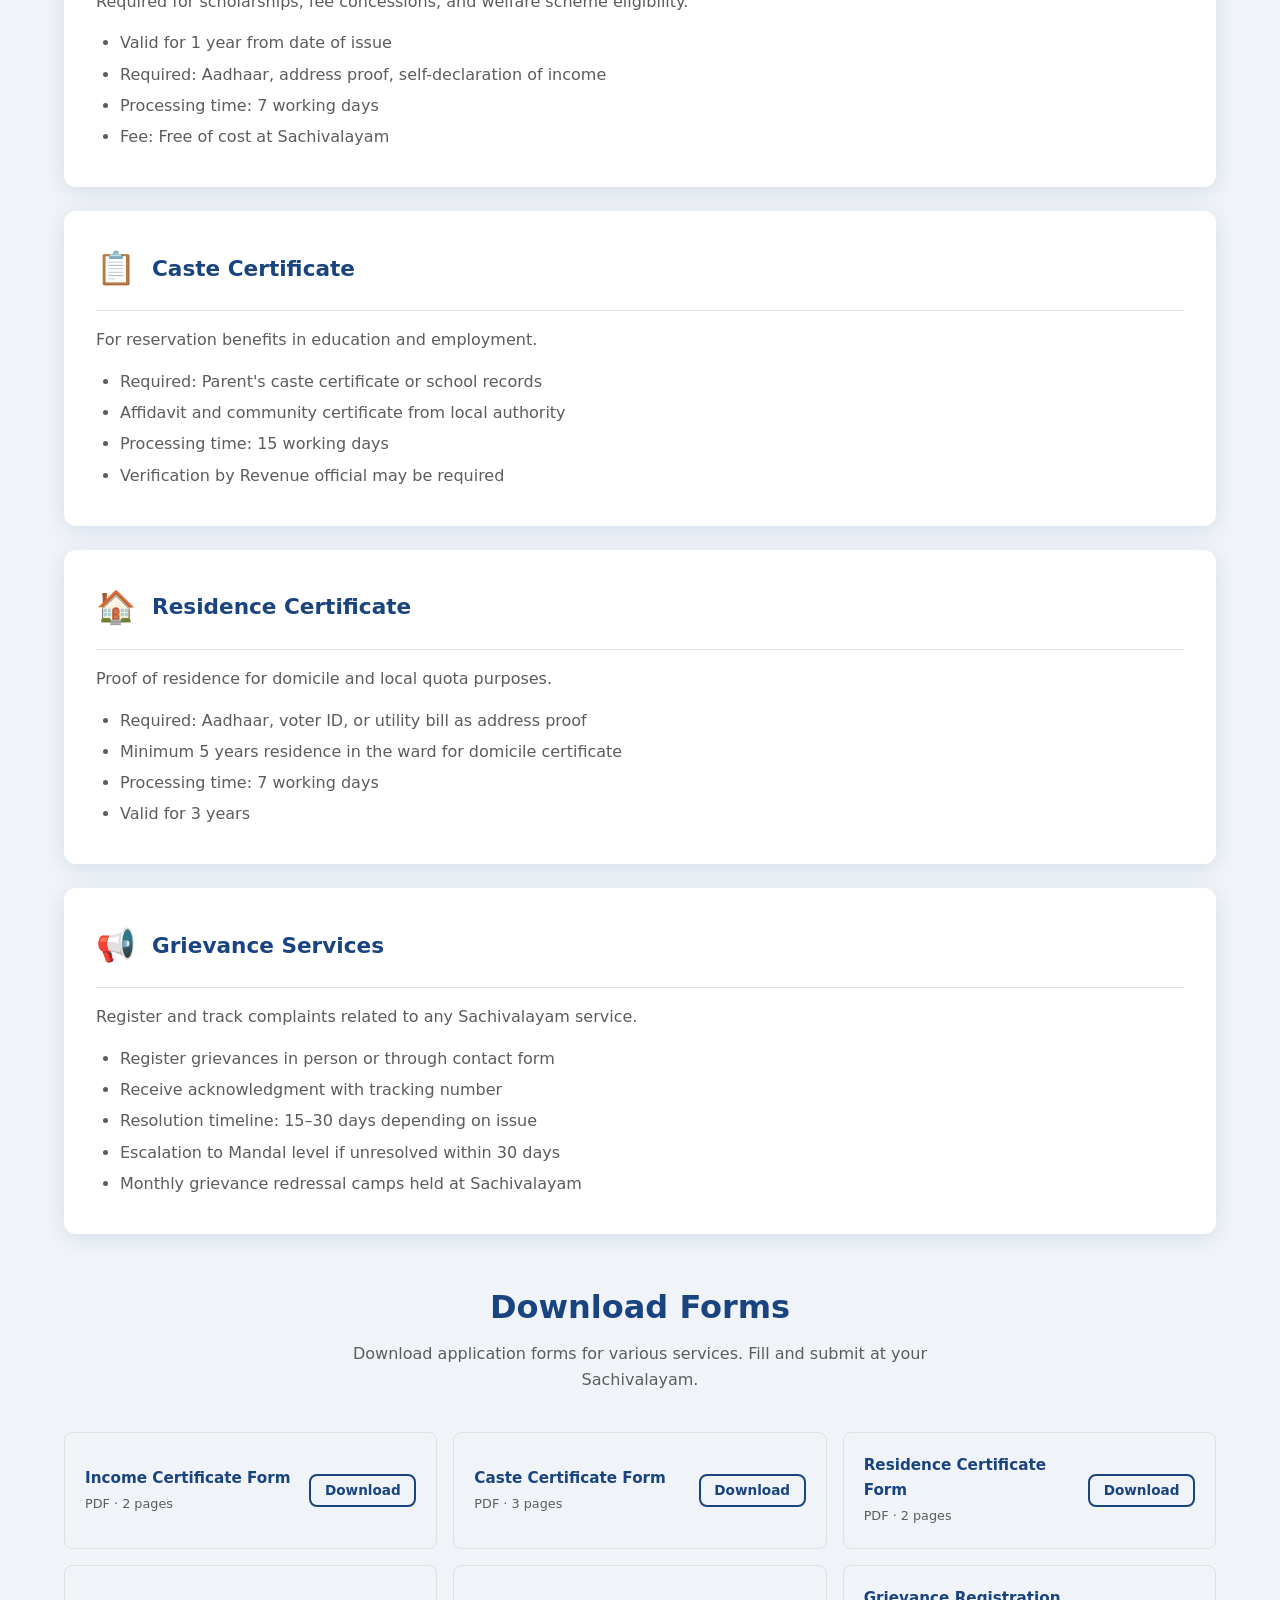
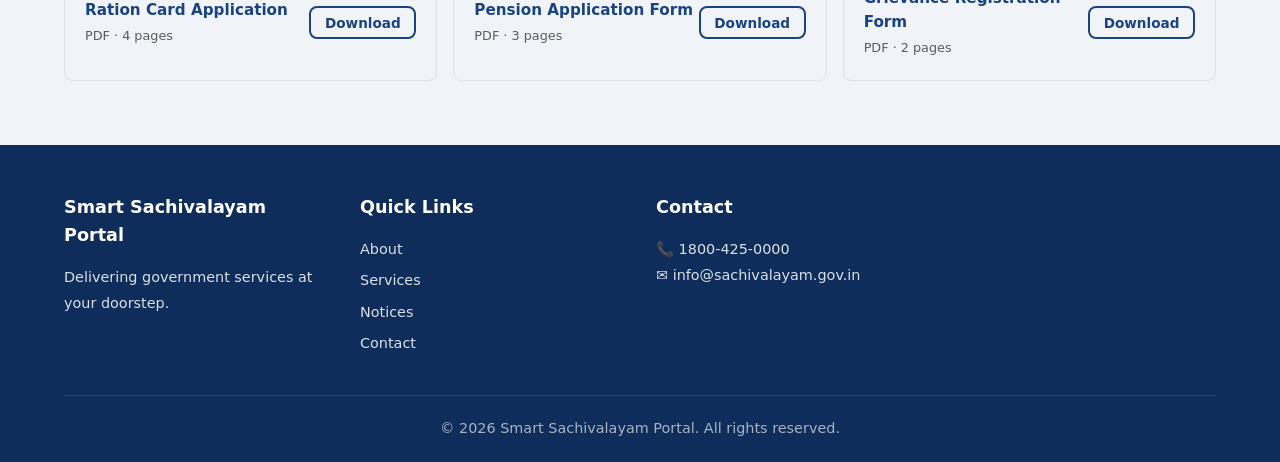
<file: services.html>
<!DOCTYPE html>
<html lang="en">
<head>
  <meta charset="UTF-8">
  <meta name="viewport" content="width=device-width, initial-scale=1.0">
  <meta name="description" content="Citizen services - certificates, pension, ration card, grievance services and downloadable forms.">
  <title>Citizen Services | Smart Sachivalayam Portal</title>
  <link rel="stylesheet" href="style.css">
</head>
<body>
  <div class="loading-overlay" id="loadingOverlay">
    <div class="loader"></div>
    <p class="loader-text">Loading...</p>
  </div>

  <header class="header">
    <nav class="nav-container">
      <a href="index.html" class="logo">
        <span class="logo-icon">🏛️</span>
        <span>Smart Sachivalayam</span>
      </a>
      <button class="menu-toggle" id="menuToggle" aria-label="Toggle menu">
        <span></span><span></span><span></span>
      </button>
      <ul class="nav-menu" id="navMenu">
        <li><a href="index.html" class="nav-link">Home</a></li>
        <li><a href="about.html" class="nav-link">About</a></li>
        <li><a href="services.html" class="nav-link active">Services</a></li>
        <li><a href="notices.html" class="nav-link">Notices</a></li>
        <li><a href="contact.html" class="nav-link">Contact</a></li>
        <li><a href="login.html" class="nav-link staff-link">Staff Login</a></li>
      </ul>
    </nav>
  </header>

  <main>
    <section class="page-banner">
      <div class="container">
        <h1>Citizen Services</h1>
        <p>Complete guide to services available at your Sachivalayam</p>
        <nav class="breadcrumb">
          <a href="index.html">Home</a> / <span>Services</span>
        </nav>
      </div>
    </section>

    <section class="section">
      <div class="container">
        <!-- Certificates -->
        <article class="service-detail" id="certificates">
          <div class="service-detail-header">
            <span class="icon">📜</span>
            <h3>Certificates Information</h3>
          </div>
          <p style="color: var(--text-muted); margin-bottom: 1rem;">Apply for various official certificates required for education, employment, and government schemes.</p>
          <ul>
            <li>Birth Certificate — Required documents: Hospital record, parent Aadhaar</li>
            <li>Death Certificate — Required documents: Hospital/death report, applicant ID</li>
            <li>Marriage Certificate — Required documents: Marriage registration, witness details</li>
            <li>Processing time: 7–15 working days depending on certificate type</li>
            <li>Visit Sachivalayam with original documents and photocopies</li>
          </ul>
        </article>

        <!-- Pension -->
        <article class="service-detail" id="pension">
          <div class="service-detail-header">
            <span class="icon">👴</span>
            <h3>Pension Services</h3>
          </div>
          <p style="color: var(--text-muted); margin-bottom: 1rem;">Social security pensions for eligible citizens including old age, widow, and disability pensions.</p>
          <ul>
            <li>Old Age Pension — Age 60+ with BPL status, ₹2,000/month</li>
            <li>Widow Pension — For widows above 18 years, income criteria apply</li>
            <li>Disability Pension — 40%+ disability with medical certificate</li>
            <li>Disbursement on 1st and 15th of every month</li>
            <li>Annual life certificate verification required</li>
          </ul>
        </article>

        <!-- Ration Card -->
        <article class="service-detail" id="ration">
          <div class="service-detail-header">
            <span class="icon">🛒</span>
            <h3>Ration Card Services</h3>
          </div>
          <p style="color: var(--text-muted); margin-bottom: 1rem;">Apply for new ration cards, modifications, and member additions/deletions.</p>
          <ul>
            <li>New Ration Card — Aadhaar of all members, address proof, passport photo</li>
            <li>Member Addition — Birth certificate or Aadhaar of new member</li>
            <li>Category Change — Income certificate for APL/BPL conversion</li>
            <li>Duplicate Card — FIR copy in case of lost card</li>
            <li>Biometric verification mandatory for all cardholders</li>
          </ul>
        </article>

        <!-- Income Certificate -->
        <article class="service-detail" id="income">
          <div class="service-detail-header">
            <span class="icon">💰</span>
            <h3>Income Certificate</h3>
          </div>
          <p style="color: var(--text-muted); margin-bottom: 1rem;">Required for scholarships, fee concessions, and welfare scheme eligibility.</p>
          <ul>
            <li>Valid for 1 year from date of issue</li>
            <li>Required: Aadhaar, address proof, self-declaration of income</li>
            <li>Processing time: 7 working days</li>
            <li>Fee: Free of cost at Sachivalayam</li>
          </ul>
        </article>

        <!-- Caste Certificate -->
        <article class="service-detail" id="caste">
          <div class="service-detail-header">
            <span class="icon">📋</span>
            <h3>Caste Certificate</h3>
          </div>
          <p style="color: var(--text-muted); margin-bottom: 1rem;">For reservation benefits in education and employment.</p>
          <ul>
            <li>Required: Parent's caste certificate or school records</li>
            <li>Affidavit and community certificate from local authority</li>
            <li>Processing time: 15 working days</li>
            <li>Verification by Revenue official may be required</li>
          </ul>
        </article>

        <!-- Residence Certificate -->
        <article class="service-detail" id="residence">
          <div class="service-detail-header">
            <span class="icon">🏠</span>
            <h3>Residence Certificate</h3>
          </div>
          <p style="color: var(--text-muted); margin-bottom: 1rem;">Proof of residence for domicile and local quota purposes.</p>
          <ul>
            <li>Required: Aadhaar, voter ID, or utility bill as address proof</li>
            <li>Minimum 5 years residence in the ward for domicile certificate</li>
            <li>Processing time: 7 working days</li>
            <li>Valid for 3 years</li>
          </ul>
        </article>

        <!-- Grievance -->
        <article class="service-detail" id="grievance">
          <div class="service-detail-header">
            <span class="icon">📢</span>
            <h3>Grievance Services</h3>
          </div>
          <p style="color: var(--text-muted); margin-bottom: 1rem;">Register and track complaints related to any Sachivalayam service.</p>
          <ul>
            <li>Register grievances in person or through contact form</li>
            <li>Receive acknowledgment with tracking number</li>
            <li>Resolution timeline: 15–30 days depending on issue</li>
            <li>Escalation to Mandal level if unresolved within 30 days</li>
            <li>Monthly grievance redressal camps held at Sachivalayam</li>
          </ul>
        </article>

        <!-- Download Forms -->
        <div style="margin-top: 3rem;">
          <h2 class="section-title">Download Forms</h2>
          <p class="section-subtitle">Download application forms for various services. Fill and submit at your Sachivalayam.</p>
          <div class="forms-grid">
            <div class="form-download-card">
              <div class="form-info">
                <h4>Income Certificate Form</h4>
                <span>PDF · 2 pages</span>
              </div>
              <button class="btn btn-outline btn-sm download-btn" data-form="Income Certificate Form">Download</button>
            </div>
            <div class="form-download-card">
              <div class="form-info">
                <h4>Caste Certificate Form</h4>
                <span>PDF · 3 pages</span>
              </div>
              <button class="btn btn-outline btn-sm download-btn" data-form="Caste Certificate Form">Download</button>
            </div>
            <div class="form-download-card">
              <div class="form-info">
                <h4>Residence Certificate Form</h4>
                <span>PDF · 2 pages</span>
              </div>
              <button class="btn btn-outline btn-sm download-btn" data-form="Residence Certificate Form">Download</button>
            </div>
            <div class="form-download-card">
              <div class="form-info">
                <h4>Ration Card Application</h4>
                <span>PDF · 4 pages</span>
              </div>
              <button class="btn btn-outline btn-sm download-btn" data-form="Ration Card Application">Download</button>
            </div>
            <div class="form-download-card">
              <div class="form-info">
                <h4>Pension Application Form</h4>
                <span>PDF · 3 pages</span>
              </div>
              <button class="btn btn-outline btn-sm download-btn" data-form="Pension Application Form">Download</button>
            </div>
            <div class="form-download-card">
              <div class="form-info">
                <h4>Grievance Registration Form</h4>
                <span>PDF · 2 pages</span>
              </div>
              <button class="btn btn-outline btn-sm download-btn" data-form="Grievance Registration Form">Download</button>
            </div>
          </div>
        </div>
      </div>
    </section>
  </main>

  <footer class="footer">
    <div class="container">
      <div class="footer-grid">
        <div>
          <h3>Smart Sachivalayam Portal</h3>
          <p>Delivering government services at your doorstep.</p>
        </div>
        <div>
          <h3>Quick Links</h3>
          <ul class="footer-links">
            <li><a href="about.html">About</a></li>
            <li><a href="services.html">Services</a></li>
            <li><a href="notices.html">Notices</a></li>
            <li><a href="contact.html">Contact</a></li>
          </ul>
        </div>
        <div>
          <h3>Contact</h3>
          <ul class="footer-contact">
            <li>📞 1800-425-0000</li>
            <li>✉️ info@sachivalayam.gov.in</li>
          </ul>
        </div>
      </div>
      <div class="footer-bottom">
        <p>&copy; 2026 Smart Sachivalayam Portal. All rights reserved.</p>
      </div>
    </div>
  </footer>

  <button class="back-to-top" id="backToTop" aria-label="Back to top">↑</button>
  <script src="script.js"></script>
</body>
</html>
</file>
<file: style.css>
/* ============================================
   Smart Sachivalayam Portal - Main Stylesheet
   ============================================ */

/* --- CSS Variables --- */
:root {
  --primary: #1a4480;
  --primary-dark: #0f2d5a;
  --primary-light: #2d6cb5;
  --accent: #e87722;
  --accent-hover: #c9620f;
  --success: #2e8540;
  --danger: #d83933;
  --warning: #ffbe2e;
  --bg-light: #f0f4f8;
  --bg-white: #ffffff;
  --text-dark: #1b1b1b;
  --text-muted: #5c5c5c;
  --border: #dfe1e2;
  --shadow: 0 4px 20px rgba(26, 68, 128, 0.12);
  --shadow-lg: 0 8px 40px rgba(26, 68, 128, 0.18);
  --radius: 12px;
  --radius-sm: 8px;
  --transition: all 0.3s ease;
  --font: 'Segoe UI', system-ui, -apple-system, sans-serif;
  --header-height: 72px;
}

/* --- Reset & Base --- */
*,
*::before,
*::after {
  box-sizing: border-box;
  margin: 0;
  padding: 0;
}

html {
  scroll-behavior: smooth;
  font-size: 16px;
}

body {
  font-family: var(--font);
  color: var(--text-dark);
  background-color: var(--bg-light);
  line-height: 1.6;
  overflow-x: hidden;
}

img {
  max-width: 100%;
  height: auto;
  display: block;
}

a {
  text-decoration: none;
  color: inherit;
  transition: var(--transition);
}

ul {
  list-style: none;
}

/* --- Loading Overlay --- */
.loading-overlay {
  position: fixed;
  inset: 0;
  background: var(--bg-white);
  display: flex;
  flex-direction: column;
  align-items: center;
  justify-content: center;
  z-index: 9999;
  transition: opacity 0.5s ease, visibility 0.5s ease;
}

.loading-overlay.hidden {
  opacity: 0;
  visibility: hidden;
  pointer-events: none;
}

.loader {
  width: 56px;
  height: 56px;
  border: 4px solid var(--border);
  border-top-color: var(--primary);
  border-radius: 50%;
  animation: spin 0.8s linear infinite;
}

.loader-text {
  margin-top: 1rem;
  color: var(--primary);
  font-weight: 600;
  font-size: 0.95rem;
}

@keyframes spin {
  to { transform: rotate(360deg); }
}

/* --- Header & Navigation --- */
.header {
  position: fixed;
  top: 0;
  left: 0;
  right: 0;
  height: var(--header-height);
  background: var(--bg-white);
  box-shadow: 0 2px 12px rgba(0, 0, 0, 0.08);
  z-index: 1000;
  transition: var(--transition);
}

.header.scrolled {
  box-shadow: var(--shadow);
}

.nav-container {
  max-width: 1200px;
  margin: 0 auto;
  padding: 0 1.5rem;
  height: 100%;
  display: flex;
  align-items: center;
  justify-content: space-between;
}

.logo {
  display: flex;
  align-items: center;
  gap: 0.75rem;
  font-weight: 700;
  font-size: 1.15rem;
  color: var(--primary);
}

.logo-icon {
  width: 42px;
  height: 42px;
  background: linear-gradient(135deg, var(--primary), var(--primary-light));
  border-radius: 10px;
  display: flex;
  align-items: center;
  justify-content: center;
  color: white;
  font-size: 1.25rem;
}

.nav-menu {
  display: flex;
  align-items: center;
  gap: 0.25rem;
}

.nav-link {
  padding: 0.5rem 1rem;
  border-radius: var(--radius-sm);
  font-weight: 500;
  font-size: 0.95rem;
  color: var(--text-dark);
}

.nav-link:hover,
.nav-link.active {
  background: rgba(26, 68, 128, 0.08);
  color: var(--primary);
}

.nav-link.staff-link {
  background: var(--primary);
  color: white;
  margin-left: 0.5rem;
}

.nav-link.staff-link:hover {
  background: var(--primary-dark);
}

/* Mobile menu toggle */
.menu-toggle {
  display: none;
  flex-direction: column;
  gap: 5px;
  background: none;
  border: none;
  cursor: pointer;
  padding: 0.5rem;
}

.menu-toggle span {
  display: block;
  width: 26px;
  height: 3px;
  background: var(--primary);
  border-radius: 2px;
  transition: var(--transition);
}

.menu-toggle.active span:nth-child(1) {
  transform: rotate(45deg) translate(6px, 6px);
}

.menu-toggle.active span:nth-child(2) {
  opacity: 0;
}

.menu-toggle.active span:nth-child(3) {
  transform: rotate(-45deg) translate(6px, -6px);
}

/* --- Main Content --- */
main {
  padding-top: var(--header-height);
  min-height: calc(100vh - 200px);
}

.container {
  max-width: 1200px;
  margin: 0 auto;
  padding: 0 1.5rem;
}

.section {
  padding: 4rem 0;
}

.section-title {
  font-size: 2rem;
  color: var(--primary);
  margin-bottom: 0.5rem;
  text-align: center;
}

.section-subtitle {
  text-align: center;
  color: var(--text-muted);
  margin-bottom: 2.5rem;
  max-width: 600px;
  margin-left: auto;
  margin-right: auto;
}

/* --- Hero Section --- */
.hero {
  background: linear-gradient(135deg, var(--primary-dark) 0%, var(--primary) 50%, var(--primary-light) 100%);
  color: white;
  padding: 5rem 0 6rem;
  position: relative;
  overflow: hidden;
}

.hero::before {
  content: '';
  position: absolute;
  inset: 0;
  background: url("data:image/svg+xml,%3Csvg width='60' height='60' viewBox='0 0 60 60' xmlns='http://www.w3.org/2000/svg'%3E%3Cg fill='none' fill-rule='evenodd'%3E%3Cg fill='%23ffffff' fill-opacity='0.05'%3E%3Cpath d='M36 34v-4h-2v4h-4v2h4v4h2v-4h4v-2h-4zm0-30V0h-2v4h-4v2h4v4h2V6h4V4h-4zM6 34v-4H4v4H0v2h4v4h2v-4h4v-2H6zM6 4V0H4v4H0v2h4v4h2V6h4V4H6z'/%3E%3C/g%3E%3C/g%3E%3C/svg%3E");
  opacity: 0.5;
}

.hero-content {
  position: relative;
  z-index: 1;
  max-width: 1200px;
  margin: 0 auto;
  padding: 0 1.5rem;
  display: grid;
  grid-template-columns: 1fr 1fr;
  gap: 3rem;
  align-items: center;
}

.hero-text h1 {
  font-size: 2.75rem;
  line-height: 1.2;
  margin-bottom: 1rem;
}

.hero-text p {
  font-size: 1.15rem;
  opacity: 0.92;
  margin-bottom: 2rem;
  line-height: 1.7;
}

.hero-buttons {
  display: flex;
  gap: 1rem;
  flex-wrap: wrap;
}

.hero-visual {
  display: flex;
  justify-content: center;
}

.hero-card {
  background: rgba(255, 255, 255, 0.12);
  backdrop-filter: blur(10px);
  border: 1px solid rgba(255, 255, 255, 0.2);
  border-radius: var(--radius);
  padding: 2rem;
  width: 100%;
  max-width: 380px;
}

.hero-stat {
  display: flex;
  align-items: center;
  gap: 1rem;
  padding: 1rem 0;
  border-bottom: 1px solid rgba(255, 255, 255, 0.15);
}

.hero-stat:last-child {
  border-bottom: none;
}

.hero-stat-icon {
  width: 48px;
  height: 48px;
  background: rgba(255, 255, 255, 0.2);
  border-radius: 10px;
  display: flex;
  align-items: center;
  justify-content: center;
  font-size: 1.5rem;
}

.hero-stat strong {
  display: block;
  font-size: 1.25rem;
}

.hero-stat span {
  font-size: 0.875rem;
  opacity: 0.85;
}

/* --- Buttons --- */
.btn {
  display: inline-flex;
  align-items: center;
  justify-content: center;
  gap: 0.5rem;
  padding: 0.75rem 1.5rem;
  border-radius: var(--radius-sm);
  font-weight: 600;
  font-size: 0.95rem;
  border: none;
  cursor: pointer;
  transition: var(--transition);
  font-family: inherit;
}

.btn-primary {
  background: var(--accent);
  color: white;
}

.btn-primary:hover {
  background: var(--accent-hover);
  transform: translateY(-2px);
  box-shadow: 0 4px 15px rgba(232, 119, 34, 0.4);
}

.btn-secondary {
  background: transparent;
  color: white;
  border: 2px solid rgba(255, 255, 255, 0.6);
}

.btn-secondary:hover {
  background: rgba(255, 255, 255, 0.15);
  border-color: white;
}

.btn-outline {
  background: transparent;
  color: var(--primary);
  border: 2px solid var(--primary);
}

.btn-outline:hover {
  background: var(--primary);
  color: white;
}

.btn-danger {
  background: var(--danger);
  color: white;
}

.btn-danger:hover {
  background: #b52d28;
}

.btn-sm {
  padding: 0.4rem 0.85rem;
  font-size: 0.85rem;
}

/* --- Service Cards --- */
.services-grid {
  display: grid;
  grid-template-columns: repeat(auto-fill, minmax(260px, 1fr));
  gap: 1.5rem;
}

.service-card {
  background: var(--bg-white);
  border-radius: var(--radius);
  padding: 1.75rem;
  box-shadow: var(--shadow);
  transition: var(--transition);
  border: 1px solid transparent;
}

.service-card:hover {
  transform: translateY(-6px);
  box-shadow: var(--shadow-lg);
  border-color: var(--primary-light);
}

.service-icon {
  width: 56px;
  height: 56px;
  background: linear-gradient(135deg, rgba(26, 68, 128, 0.1), rgba(45, 108, 181, 0.15));
  border-radius: 12px;
  display: flex;
  align-items: center;
  justify-content: center;
  font-size: 1.75rem;
  margin-bottom: 1rem;
}

.service-card h3 {
  font-size: 1.15rem;
  color: var(--primary);
  margin-bottom: 0.5rem;
}

.service-card p {
  color: var(--text-muted);
  font-size: 0.9rem;
  margin-bottom: 1rem;
}

.service-card .card-link {
  color: var(--accent);
  font-weight: 600;
  font-size: 0.9rem;
}

.service-card .card-link:hover {
  color: var(--accent-hover);
}

/* --- Announcements --- */
.announcements-section {
  background: var(--bg-white);
}

.announcement-list {
  display: flex;
  flex-direction: column;
  gap: 1rem;
}

.announcement-item {
  display: flex;
  align-items: flex-start;
  gap: 1.25rem;
  padding: 1.25rem 1.5rem;
  background: var(--bg-light);
  border-radius: var(--radius);
  border-left: 4px solid var(--accent);
  transition: var(--transition);
}

.announcement-item:hover {
  box-shadow: var(--shadow);
}

.announcement-date {
  flex-shrink: 0;
  text-align: center;
  background: var(--primary);
  color: white;
  padding: 0.5rem 0.75rem;
  border-radius: var(--radius-sm);
  min-width: 70px;
}

.announcement-date .day {
  display: block;
  font-size: 1.5rem;
  font-weight: 700;
  line-height: 1;
}

.announcement-date .month {
  font-size: 0.75rem;
  text-transform: uppercase;
}

.announcement-content h4 {
  color: var(--primary);
  margin-bottom: 0.35rem;
}

.announcement-content p {
  color: var(--text-muted);
  font-size: 0.9rem;
}

/* --- Page Banner --- */
.page-banner {
  background: linear-gradient(135deg, var(--primary-dark), var(--primary));
  color: white;
  padding: 3rem 0;
  text-align: center;
}

.page-banner h1 {
  font-size: 2.25rem;
  margin-bottom: 0.5rem;
}

.page-banner p {
  opacity: 0.9;
  font-size: 1.05rem;
}

.breadcrumb {
  display: flex;
  justify-content: center;
  gap: 0.5rem;
  margin-top: 1rem;
  font-size: 0.9rem;
  opacity: 0.85;
}

.breadcrumb a:hover {
  text-decoration: underline;
}

/* --- About Page --- */
.about-grid {
  display: grid;
  grid-template-columns: 1fr 1fr;
  gap: 3rem;
  align-items: center;
}

.about-image {
  background: linear-gradient(135deg, var(--primary), var(--primary-light));
  border-radius: var(--radius);
  padding: 3rem;
  color: white;
  text-align: center;
}

.about-image .big-icon {
  font-size: 5rem;
  margin-bottom: 1rem;
}

.about-content h2 {
  color: var(--primary);
  margin-bottom: 1rem;
}

.about-content p {
  color: var(--text-muted);
  margin-bottom: 1rem;
}

.objectives-grid {
  display: grid;
  grid-template-columns: repeat(auto-fill, minmax(280px, 1fr));
  gap: 1.5rem;
  margin-top: 2rem;
}

.objective-card {
  background: var(--bg-white);
  padding: 1.5rem;
  border-radius: var(--radius);
  box-shadow: var(--shadow);
  border-top: 3px solid var(--accent);
}

.objective-card h3 {
  color: var(--primary);
  margin-bottom: 0.5rem;
  display: flex;
  align-items: center;
  gap: 0.5rem;
}

.benefits-list {
  display: grid;
  grid-template-columns: repeat(auto-fill, minmax(250px, 1fr));
  gap: 1rem;
}

.benefit-item {
  display: flex;
  align-items: flex-start;
  gap: 0.75rem;
  padding: 1rem;
  background: var(--bg-white);
  border-radius: var(--radius-sm);
}

.benefit-item .check {
  color: var(--success);
  font-weight: bold;
  font-size: 1.1rem;
}

/* --- Services Page --- */
.service-detail {
  background: var(--bg-white);
  border-radius: var(--radius);
  padding: 2rem;
  margin-bottom: 1.5rem;
  box-shadow: var(--shadow);
}

.service-detail-header {
  display: flex;
  align-items: center;
  gap: 1rem;
  margin-bottom: 1rem;
  padding-bottom: 1rem;
  border-bottom: 1px solid var(--border);
}

.service-detail-header .icon {
  font-size: 2rem;
}

.service-detail-header h3 {
  color: var(--primary);
  font-size: 1.35rem;
}

.service-detail ul {
  list-style: disc;
  padding-left: 1.5rem;
  color: var(--text-muted);
}

.service-detail ul li {
  margin-bottom: 0.35rem;
}

.forms-grid {
  display: grid;
  grid-template-columns: repeat(auto-fill, minmax(280px, 1fr));
  gap: 1rem;
}

.form-download-card {
  display: flex;
  align-items: center;
  justify-content: space-between;
  padding: 1.25rem;
  background: var(--bg-light);
  border-radius: var(--radius-sm);
  border: 1px solid var(--border);
  transition: var(--transition);
}

.form-download-card:hover {
  border-color: var(--primary);
  background: white;
}

.form-download-card .form-info h4 {
  color: var(--primary);
  font-size: 0.95rem;
}

.form-download-card .form-info span {
  font-size: 0.8rem;
  color: var(--text-muted);
}

/* --- Notice Board --- */
.notice-search {
  max-width: 500px;
  margin: 0 auto 2rem;
  position: relative;
}

.notice-search input {
  width: 100%;
  padding: 0.85rem 1rem 0.85rem 2.75rem;
  border: 2px solid var(--border);
  border-radius: var(--radius);
  font-size: 1rem;
  font-family: inherit;
  transition: var(--transition);
}

.notice-search input:focus {
  outline: none;
  border-color: var(--primary);
  box-shadow: 0 0 0 3px rgba(26, 68, 128, 0.15);
}

.notice-search .search-icon {
  position: absolute;
  left: 1rem;
  top: 50%;
  transform: translateY(-50%);
  color: var(--text-muted);
}

.notice-card {
  background: var(--bg-white);
  border-radius: var(--radius);
  padding: 1.5rem;
  margin-bottom: 1rem;
  box-shadow: var(--shadow);
  border-left: 4px solid var(--primary);
  transition: var(--transition);
  animation: fadeInUp 0.4s ease;
}

.notice-card:hover {
  box-shadow: var(--shadow-lg);
}

.notice-card-header {
  display: flex;
  justify-content: space-between;
  align-items: flex-start;
  gap: 1rem;
  margin-bottom: 0.75rem;
  flex-wrap: wrap;
}

.notice-card h3 {
  color: var(--primary);
  font-size: 1.15rem;
}

.notice-badge {
  background: rgba(26, 68, 128, 0.1);
  color: var(--primary);
  padding: 0.25rem 0.75rem;
  border-radius: 20px;
  font-size: 0.8rem;
  font-weight: 600;
  white-space: nowrap;
}

.notice-card p {
  color: var(--text-muted);
  font-size: 0.95rem;
}

.no-results {
  text-align: center;
  padding: 3rem;
  color: var(--text-muted);
}

.no-results .icon {
  font-size: 3rem;
  margin-bottom: 1rem;
  opacity: 0.5;
}

@keyframes fadeInUp {
  from {
    opacity: 0;
    transform: translateY(15px);
  }
  to {
    opacity: 1;
    transform: translateY(0);
  }
}

/* --- Login Page --- */
.login-page {
  min-height: 100vh;
  display: flex;
  align-items: center;
  justify-content: center;
  background: linear-gradient(135deg, var(--primary-dark), var(--primary-light));
  padding: 2rem 1rem;
}

.login-container {
  background: var(--bg-white);
  border-radius: var(--radius);
  box-shadow: var(--shadow-lg);
  width: 100%;
  max-width: 420px;
  overflow: hidden;
}

.login-header {
  background: var(--primary);
  color: white;
  padding: 2rem;
  text-align: center;
}

.login-header .logo-icon {
  margin: 0 auto 1rem;
  width: 56px;
  height: 56px;
  font-size: 1.5rem;
}

.login-header h1 {
  font-size: 1.5rem;
  margin-bottom: 0.25rem;
}

.login-header p {
  opacity: 0.85;
  font-size: 0.9rem;
}

.login-form {
  padding: 2rem;
}

.form-group {
  margin-bottom: 1.25rem;
}

.form-group label {
  display: block;
  font-weight: 600;
  margin-bottom: 0.4rem;
  font-size: 0.9rem;
  color: var(--text-dark);
}

.form-group input,
.form-group textarea,
.form-group select {
  width: 100%;
  padding: 0.75rem 1rem;
  border: 2px solid var(--border);
  border-radius: var(--radius-sm);
  font-size: 1rem;
  font-family: inherit;
  transition: var(--transition);
}

.form-group input:focus,
.form-group textarea:focus,
.form-group select:focus {
  outline: none;
  border-color: var(--primary);
  box-shadow: 0 0 0 3px rgba(26, 68, 128, 0.12);
}

.form-group input.error,
.form-group textarea.error {
  border-color: var(--danger);
}

.error-message {
  color: var(--danger);
  font-size: 0.8rem;
  margin-top: 0.35rem;
  display: none;
}

.error-message.show {
  display: block;
}

.login-form .btn {
  width: 100%;
  padding: 0.9rem;
  margin-top: 0.5rem;
}

.login-footer {
  text-align: center;
  padding: 0 2rem 2rem;
}

.login-footer a {
  color: var(--primary);
  font-weight: 600;
}

.login-footer a:hover {
  text-decoration: underline;
}

.demo-credentials {
  background: var(--bg-light);
  padding: 0.75rem 1rem;
  border-radius: var(--radius-sm);
  font-size: 0.8rem;
  color: var(--text-muted);
  margin-bottom: 1rem;
  text-align: center;
}

/* --- Dashboard --- */
.dashboard-layout {
  display: grid;
  grid-template-columns: 260px 1fr;
  min-height: calc(100vh - var(--header-height));
}

.dashboard-sidebar {
  background: var(--primary-dark);
  color: white;
  padding: 1.5rem 0;
}

.sidebar-header {
  padding: 0 1.5rem 1.5rem;
  border-bottom: 1px solid rgba(255, 255, 255, 0.15);
  margin-bottom: 1rem;
}

.sidebar-header h2 {
  font-size: 1.1rem;
}

.sidebar-header p {
  font-size: 0.8rem;
  opacity: 0.7;
  margin-top: 0.25rem;
}

.sidebar-nav a {
  display: flex;
  align-items: center;
  gap: 0.75rem;
  padding: 0.85rem 1.5rem;
  color: rgba(255, 255, 255, 0.85);
  font-weight: 500;
  transition: var(--transition);
}

.sidebar-nav a:hover,
.sidebar-nav a.active {
  background: rgba(255, 255, 255, 0.1);
  color: white;
}

.sidebar-nav .logout-btn {
  margin-top: 2rem;
  color: #ffaaaa;
  cursor: pointer;
  border: none;
  background: none;
  width: 100%;
  text-align: left;
  font-family: inherit;
  font-size: inherit;
  font-weight: 500;
  display: flex;
  align-items: center;
  gap: 0.75rem;
  padding: 0.85rem 1.5rem;
}

.dashboard-main {
  padding: 2rem;
  background: var(--bg-light);
}

.dashboard-header {
  display: flex;
  justify-content: space-between;
  align-items: center;
  margin-bottom: 2rem;
  flex-wrap: wrap;
  gap: 1rem;
}

.dashboard-header h1 {
  color: var(--primary);
  font-size: 1.75rem;
}

.stats-grid {
  display: grid;
  grid-template-columns: repeat(auto-fill, minmax(200px, 1fr));
  gap: 1.25rem;
  margin-bottom: 2rem;
}

.stat-card {
  background: var(--bg-white);
  padding: 1.5rem;
  border-radius: var(--radius);
  box-shadow: var(--shadow);
}

.stat-card .stat-value {
  font-size: 2rem;
  font-weight: 700;
  color: var(--primary);
}

.stat-card .stat-label {
  color: var(--text-muted);
  font-size: 0.9rem;
}

.dashboard-panel {
  background: var(--bg-white);
  border-radius: var(--radius);
  padding: 1.75rem;
  box-shadow: var(--shadow);
  margin-bottom: 1.5rem;
}

.dashboard-panel h2 {
  color: var(--primary);
  font-size: 1.25rem;
  margin-bottom: 1.25rem;
  padding-bottom: 0.75rem;
  border-bottom: 1px solid var(--border);
}

.notice-form-grid {
  display: grid;
  gap: 1rem;
}

.notice-table {
  width: 100%;
  border-collapse: collapse;
}

.notice-table th,
.notice-table td {
  padding: 0.85rem 1rem;
  text-align: left;
  border-bottom: 1px solid var(--border);
}

.notice-table th {
  background: var(--bg-light);
  color: var(--primary);
  font-weight: 600;
  font-size: 0.9rem;
}

.notice-table tr:hover {
  background: rgba(26, 68, 128, 0.03);
}

.table-actions {
  display: flex;
  gap: 0.5rem;
}

.dashboard-section {
  display: none;
}

.dashboard-section.active {
  display: block;
  animation: fadeInUp 0.3s ease;
}

/* --- Contact Page --- */
.contact-grid {
  display: grid;
  grid-template-columns: 1fr 1fr;
  gap: 2rem;
}

.contact-info-card {
  background: var(--bg-white);
  padding: 2rem;
  border-radius: var(--radius);
  box-shadow: var(--shadow);
}

.contact-info-item {
  display: flex;
  align-items: flex-start;
  gap: 1rem;
  margin-bottom: 1.5rem;
}

.contact-info-item .icon {
  width: 48px;
  height: 48px;
  background: rgba(26, 68, 128, 0.1);
  border-radius: 10px;
  display: flex;
  align-items: center;
  justify-content: center;
  font-size: 1.25rem;
  flex-shrink: 0;
}

.contact-info-item h4 {
  color: var(--primary);
  margin-bottom: 0.25rem;
}

.contact-info-item p {
  color: var(--text-muted);
  font-size: 0.95rem;
}

.contact-form-card {
  background: var(--bg-white);
  padding: 2rem;
  border-radius: var(--radius);
  box-shadow: var(--shadow);
}

.map-placeholder {
  margin-top: 2rem;
  background: var(--bg-light);
  border: 2px dashed var(--border);
  border-radius: var(--radius);
  height: 300px;
  display: flex;
  flex-direction: column;
  align-items: center;
  justify-content: center;
  color: var(--text-muted);
}

.map-placeholder .map-icon {
  font-size: 3rem;
  margin-bottom: 0.5rem;
  opacity: 0.5;
}

.success-message {
  background: rgba(46, 133, 64, 0.1);
  color: var(--success);
  padding: 1rem;
  border-radius: var(--radius-sm);
  margin-bottom: 1rem;
  display: none;
}

.success-message.show {
  display: block;
}

/* --- Footer --- */
.footer {
  background: var(--primary-dark);
  color: rgba(255, 255, 255, 0.85);
  padding: 3rem 0 0;
}

.footer-grid {
  display: grid;
  grid-template-columns: repeat(auto-fill, minmax(240px, 1fr));
  gap: 2rem;
  margin-bottom: 2rem;
}

.footer h3 {
  color: white;
  font-size: 1.1rem;
  margin-bottom: 1rem;
}

.footer p,
.footer li {
  font-size: 0.9rem;
  line-height: 1.8;
}

.footer-links li {
  margin-bottom: 0.35rem;
}

.footer-links a:hover {
  color: var(--accent);
}

.footer-contact li {
  display: flex;
  align-items: center;
  gap: 0.5rem;
}

.footer-bottom {
  border-top: 1px solid rgba(255, 255, 255, 0.15);
  padding: 1.25rem 0;
  text-align: center;
  font-size: 0.85rem;
  opacity: 0.75;
}

/* --- Back to Top --- */
.back-to-top {
  position: fixed;
  bottom: 2rem;
  right: 2rem;
  width: 48px;
  height: 48px;
  background: var(--primary);
  color: white;
  border: none;
  border-radius: 50%;
  cursor: pointer;
  font-size: 1.25rem;
  box-shadow: var(--shadow);
  opacity: 0;
  visibility: hidden;
  transition: var(--transition);
  z-index: 999;
}

.back-to-top.visible {
  opacity: 1;
  visibility: visible;
}

.back-to-top:hover {
  background: var(--primary-dark);
  transform: translateY(-4px);
}

/* --- Modal --- */
.modal-overlay {
  position: fixed;
  inset: 0;
  background: rgba(0, 0, 0, 0.5);
  display: flex;
  align-items: center;
  justify-content: center;
  z-index: 2000;
  opacity: 0;
  visibility: hidden;
  transition: var(--transition);
  padding: 1rem;
}

.modal-overlay.active {
  opacity: 1;
  visibility: visible;
}

.modal {
  background: var(--bg-white);
  border-radius: var(--radius);
  width: 100%;
  max-width: 500px;
  max-height: 90vh;
  overflow-y: auto;
  transform: scale(0.9);
  transition: var(--transition);
}

.modal-overlay.active .modal {
  transform: scale(1);
}

.modal-header {
  display: flex;
  justify-content: space-between;
  align-items: center;
  padding: 1.25rem 1.5rem;
  border-bottom: 1px solid var(--border);
}

.modal-header h3 {
  color: var(--primary);
}

.modal-close {
  background: none;
  border: none;
  font-size: 1.5rem;
  cursor: pointer;
  color: var(--text-muted);
  line-height: 1;
}

.modal-body {
  padding: 1.5rem;
}

.modal-footer {
  padding: 1rem 1.5rem;
  border-top: 1px solid var(--border);
  display: flex;
  justify-content: flex-end;
  gap: 0.75rem;
}

/* --- Responsive --- */
@media (max-width: 992px) {
  .hero-content {
    grid-template-columns: 1fr;
    text-align: center;
  }

  .hero-buttons {
    justify-content: center;
  }

  .hero-visual {
    order: -1;
  }

  .about-grid,
  .contact-grid {
    grid-template-columns: 1fr;
  }

  .dashboard-layout {
    grid-template-columns: 1fr;
  }

  .dashboard-sidebar {
    display: none;
  }

  .mobile-dash-nav {
    display: flex !important;
  }
}

@media (max-width: 768px) {
  .menu-toggle {
    display: flex;
  }

  .nav-menu {
    position: fixed;
    top: var(--header-height);
    left: 0;
    right: 0;
    background: var(--bg-white);
    flex-direction: column;
    padding: 1rem;
    box-shadow: var(--shadow);
    transform: translateY(-120%);
    opacity: 0;
    visibility: hidden;
    transition: var(--transition);
  }

  .nav-menu.active {
    transform: translateY(0);
    opacity: 1;
    visibility: visible;
  }

  .nav-link {
    width: 100%;
    text-align: center;
    padding: 0.85rem;
  }

  .nav-link.staff-link {
    margin-left: 0;
  }

  .hero-text h1 {
    font-size: 2rem;
  }

  .section-title {
    font-size: 1.65rem;
  }

  .notice-table {
    display: block;
    overflow-x: auto;
  }

  .dashboard-header {
    flex-direction: column;
    align-items: flex-start;
  }
}

.mobile-dash-nav {
  display: none;
  gap: 0.5rem;
  flex-wrap: wrap;
  margin-bottom: 1.5rem;
}

.mobile-dash-nav button {
  padding: 0.5rem 1rem;
  border: 1px solid var(--border);
  background: white;
  border-radius: var(--radius-sm);
  cursor: pointer;
  font-family: inherit;
  font-size: 0.85rem;
}

.mobile-dash-nav button.active {
  background: var(--primary);
  color: white;
  border-color: var(--primary);
}
</file>
